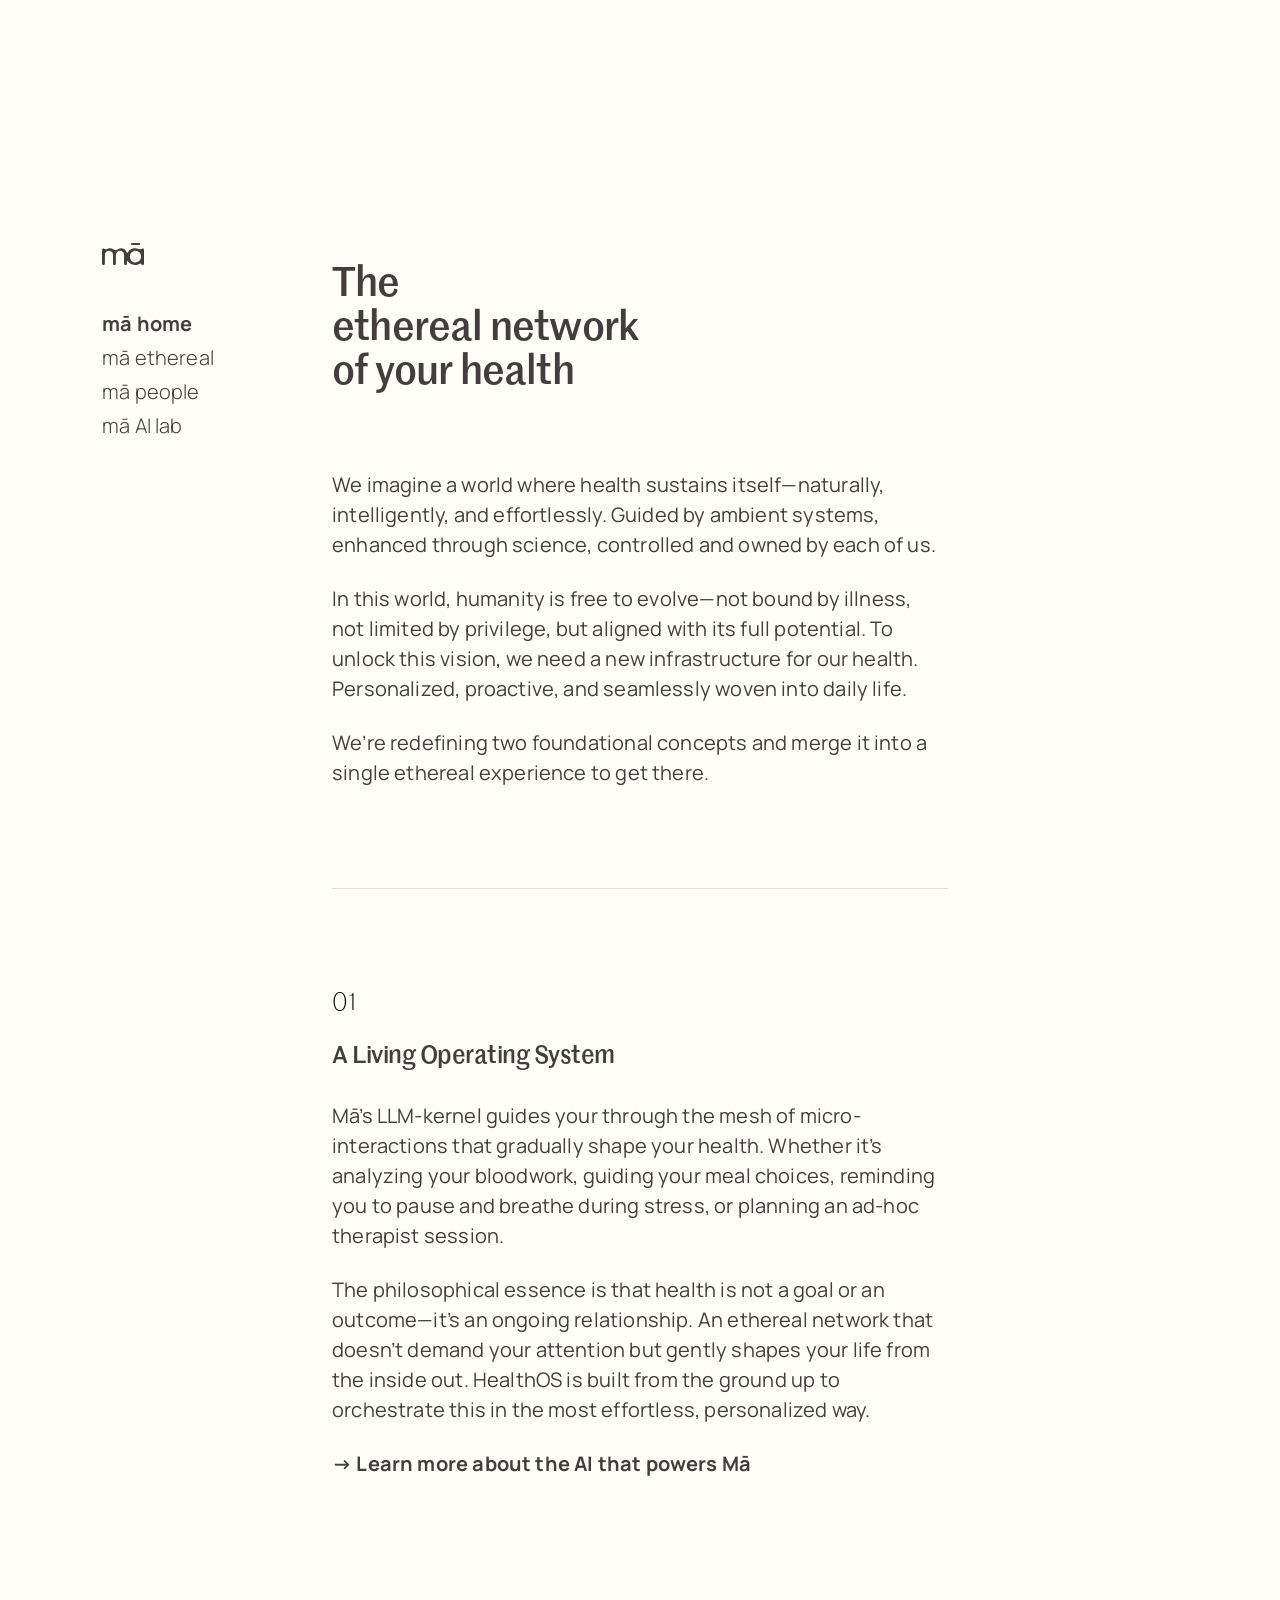
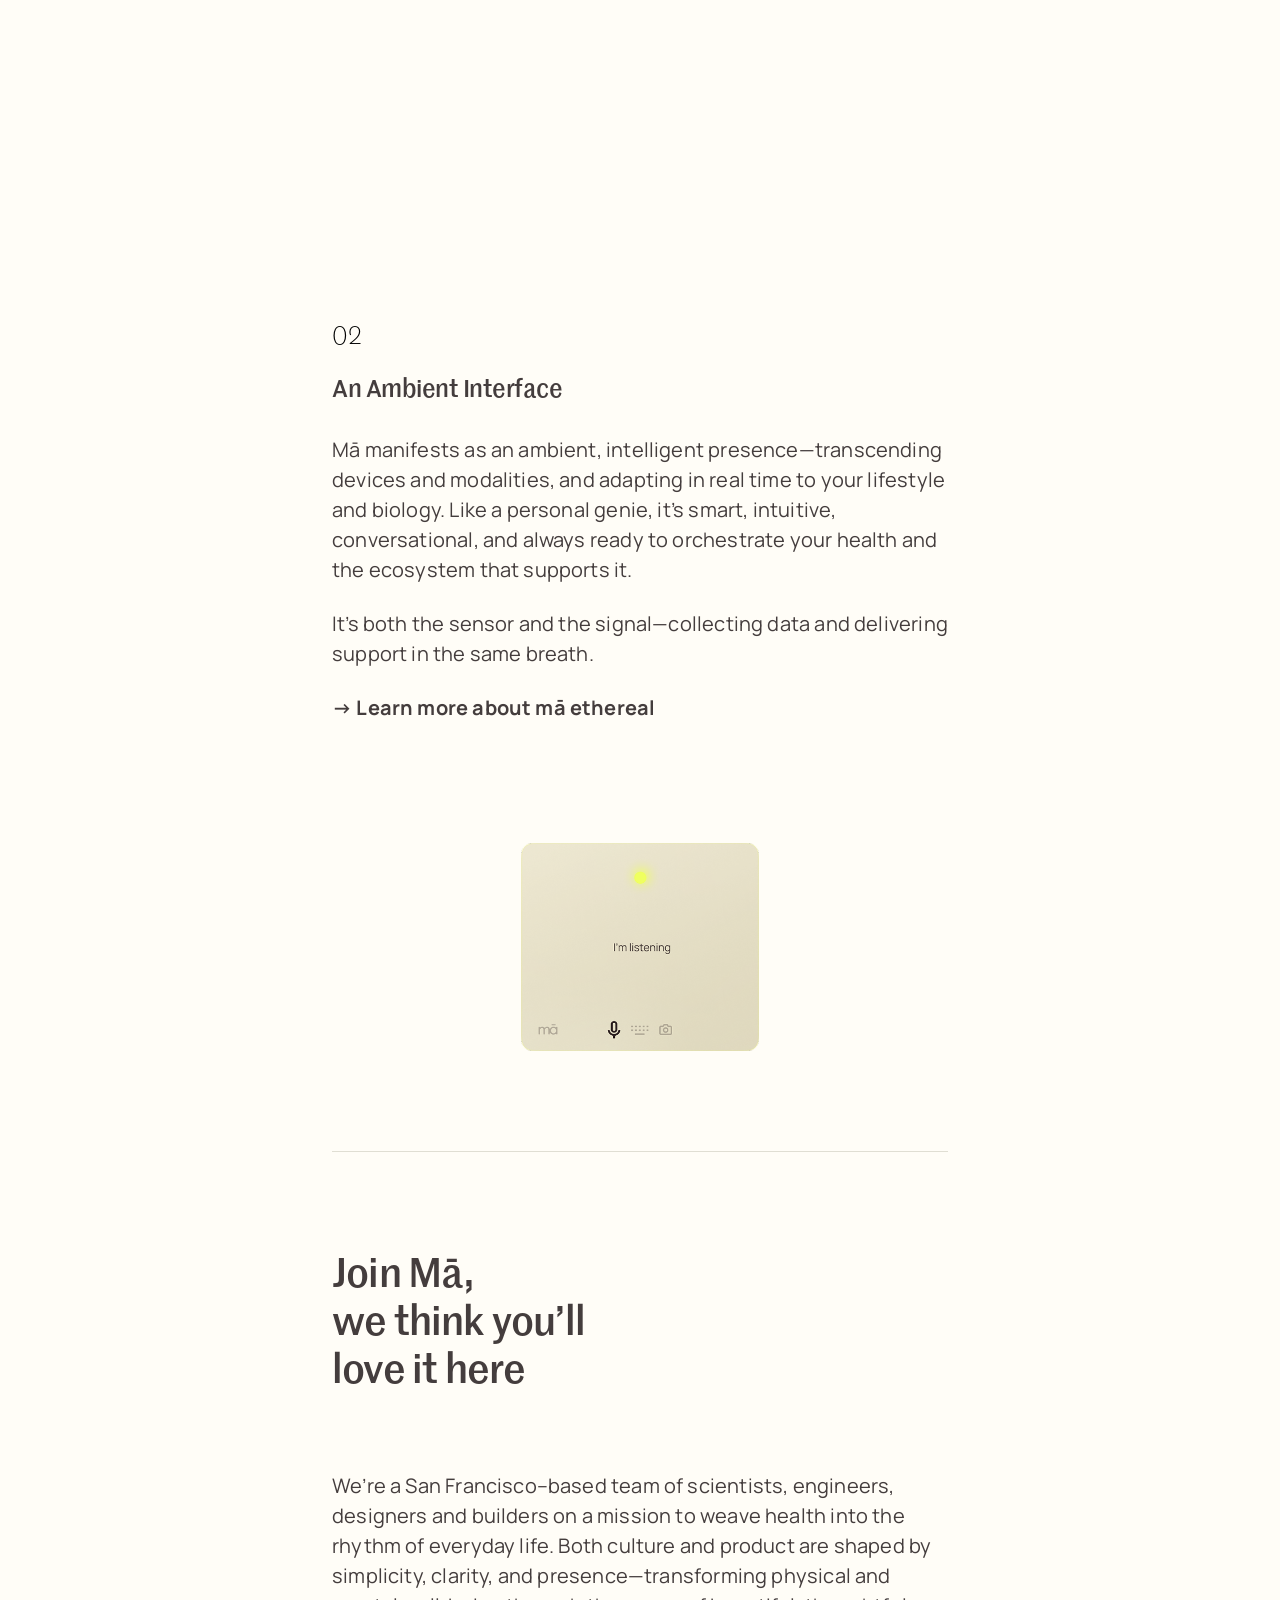
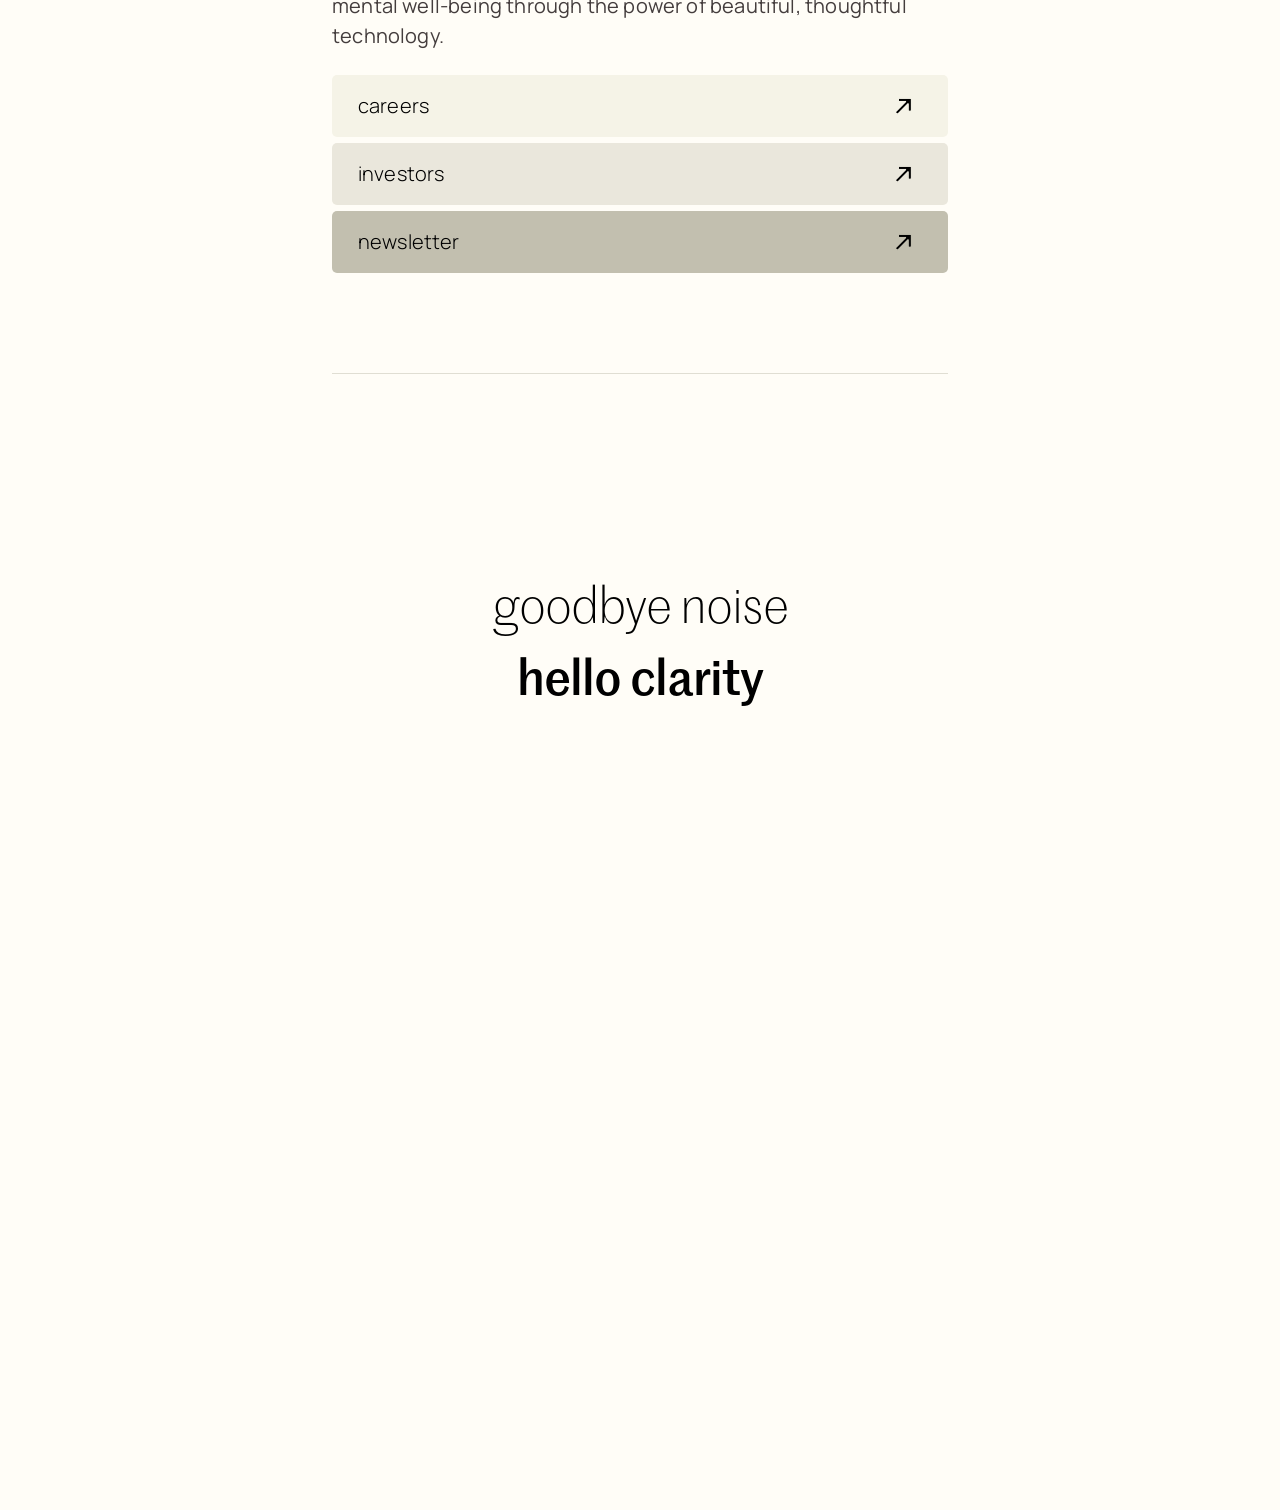
<file: index.html>
<!DOCTYPE html>
<html lang="en">

<head>
    <meta charset="UTF-8">
    <meta name="viewport" content="width=device-width, initial-scale=1.0">
    <meta http-equiv="X-UA-Compatible" content="ie=edge">
    <title>Mā | The ethereal network of your health</title>
    <!-- Favicon -->
    <link rel="icon" sizes="32x32" href="favicon-32x32.png" />
    <link rel="icon" sizes="192x192" href="android-chrome-192x192.png" />
    <link rel="apple-touch-icon" href="apple-touch-icon.png" />

    <!-- Meta Tags -->
    <meta name="description"
        content="Mā is your personal health system—proactive, personalized, and ambient. It manages your health and the ecosystem around it in real time, across devices and modalities. Built for the AI-native era, Mā redefines what healthcare feels like.">
    <meta name="keywords"
        content="proactive healthcare, ambient AI, preventive health, health OS, AI health system, personalized health, ambient healthcare, healthcare AI, longevity, future of healthcare">
    <meta property="og:type" content="website" />
    <meta property="og:title" content="Mā | The ethereal network of your health" />
    <meta property="og:description"
        content="Mā is your personal health system—proactive, personalized, and ambient. It manages your health and the ecosystem around it in real time, across devices and modalities. Built for the AI-native era, Mā redefines what healthcare feels like." />
    <meta property="og:url" content="https://usema.ai/" />
    <meta property="og:site_name" content="usemā" />

    <!-- Image for Social Media Preview -->
    <meta property="og:image" content="https://usema.ai/assets/images/ma-logo-prev.png" />
    <meta property="og:image:width" content="932" />
    <meta property="og:image:height" content="1024" />
    <meta property="og:image:type" content="image/png" />

    <!-- Twitter Card -->
    <meta name="twitter:card" content="summary_large_image" />

    <!-- Google fonts Manrope-->
    <link rel="preconnect" href="https://fonts.googleapis.com">
    <link rel="preconnect" href="https://fonts.gstatic.com" crossorigin>
    <link href="https://fonts.googleapis.com/css2?family=Manrope:wght@200..800&display=swap" rel="stylesheet">

    <link rel="preload" href="assets/fonts/MarrSans-Medium.otf" as="font" type="font/otf" crossorigin="anonymous">
    <link rel="preload" href="assets/fonts/MarrSans-Light.otf" as="font" type="font/otf" crossorigin="anonymous">

    <!-- Bootstrap 5 css -->
    <link rel="stylesheet" href="assets/css/bootstrap.min.css">

    <!-- Css -->
    <link rel="stylesheet" href="assets/css/style.css">
</head>

<body>

    <main>
        <div class="mainContent">

            <!-- Header Start -->
            <header class="header">
                <a href="index.html" class="navbar-brand" aria-label="logo"><img src="assets/images/Mā_Logo.svg" alt="logo"></a>

                <div class="header-content menu" id="menu">
                    <a href="index.html" class="active nav-btn" aria-label="Home">mā home</a>
                    <a href="ethereal.html" class="nav-btn" aria-label="Ethereal">mā ethereal</a>
                    <a href="people.html" class="nav-btn" aria-label="People">mā people</a>
                    <a href="ai-lab.html" class="nav-btn" aria-label="AI lab">mā AI lab</a>
                </div>

                <button class="menu-button" onclick="toggleMenu()">
                    <svg xmlns="http://www.w3.org/2000/svg" width="23" height="17" viewBox="0 0 23 17" fill="none">
                        <rect width="23" height="3" fill="#2E2222" />
                        <rect y="7" width="23" height="3" fill="#2E2222" />
                        <rect y="14" width="23" height="3" fill="#2E2222" />
                    </svg>
                </button>
            </header>
            <!-- Header End -->

            <!-- Main Content Start -->
            <div class="container">
                <section class="content content-top">
                    <h1>The<br>
                        ethereal network<br>
                        of your health</h1>
                    <p>We imagine a world where health sustains itself—naturally, intelligently, and effortlessly.
                        Guided by
                        ambient systems, enhanced through science, controlled and owned by each of us.</p>
                    <p>In this world, humanity is free to evolve—not bound by illness, not limited by privilege, but
                        aligned
                        with its full potential. To unlock this vision, we need a new infrastructure for our health.
                        Personalized, proactive, and seamlessly woven into daily life.</p>
                    <p>We’re redefining two foundational concepts and merge it into a single ethereal experience to get
                        there. </p>
                </section>

                <section class="content content-100">
                    <div>
                        <span class="content-subhead">01</span>
                        <h2>A Living Operating System</h2>
                        <p>Mā’s LLM-kernel guides your through the mesh of micro-interactions that gradually shape your
                            health. Whether it’s analyzing your bloodwork, guiding your meal choices, reminding you to
                            pause
                            and breathe during stress, or planning an ad-hoc therapist session.
                        </p>
                        <p>The philosophical essence is that health is not a goal or an outcome—it’s an ongoing
                            relationship. An ethereal network that doesn’t demand your attention but gently shapes your
                            life
                            from the inside out. HealthOS is built from the ground up to orchestrate this in the most
                            effortless, personalized way. </p>
                        <a href="ai-lab.html" aria-label="powers Mā">
                            → Learn more about the AI that powers Mā</a>
                    </div>

                    <!-- Video here -->
                    <div class="video-container">
                        <video src="assets/vid/vid.mp4" preload="auto" aria-label="Video" autoplay muted loop playsinline>Your browser does not
                            support the video
                            tag.</video>
                    </div>
                    <div>
                        <span class="content-subhead">02</span>
                        <h2>An Ambient Interface</h2>
                        <p>Mā manifests as an ambient, intelligent presence—transcending devices and modalities, and adapting in real time to your lifestyle and biology. Like a personal genie, it’s smart, intuitive, conversational, and always ready to orchestrate your health and the ecosystem that supports it.
                        </p>
                        <p>It’s both the sensor and the signal—collecting data and delivering support in the same breath.</p>
                        <a href="ethereal.html" aria-label="mā ethereal">
                            → Learn more about mā ethereal</a>
                    </div>
                    <div class="content-img text-center">
                        <img class="img-fluid img-1" src="assets/images/content-img.png"
                            alt="Learn more about the AI that powers Mā">
                    </div>
                </section>

                <section class="content content-100">
                    <h3>Join Mā,<br>
                        we think you’ll <br>
                        love it here</h3>
                    <p>We’re a San Francisco–based team of scientists, engineers, designers and builders on a mission to
                        weave health into the rhythm of everyday life. Both culture and product are shaped by
                        simplicity,
                        clarity, and presence—transforming physical and mental well-being through the power of
                        beautiful,
                        thoughtful technology.
                    </p>

                    <div class="btns-content">
                        <a href="https://formless.ai/c/YXpfDNFBT1cN" aria-label="careers">
                            <div class="linked-btn">
                                <span>careers</span>
                                <img src="assets/images/arrow.png" alt="careers">
                            </div>
                        </a>
                        <a href="mailto:ruben@usema.ai" aria-label="investors">
                            <div class="linked-btn">
                                <span>investors</span>
                                <img src="assets/images/arrow.png" alt="investors">
                            </div>
                        </a>
                        <a href="https://form.typeform.com/to/X5q6oCtU?typeform-source=j0wjl98nk61.typeform.com"
                            aria-label="newsletter">
                            <div class="linked-btn">
                                <span>newsletter</span>
                                <img src="assets/images/arrow.png" alt="newsletter">
                            </div>
                        </a>
                    </div>
                </section>

                <!-- Quote -->
                <section class="quote-content">
                    <h4>
                        goodbye noise<br><span>hello clarity</span>
                    </h4>
                </section>
            </div>
            <!-- Main Content End -->
        </div>

        <!-- Footer Start -->
        <footer>
            <div class="footer-relative">
                <div class="container-fluid">
                    <div class="footer-head">
                        <a href="index.html" aria-label="home"><img src="assets/images/logo-white.png"
                                alt="own your life"></a>
                        <h5>own your life</h5>
                    </div>
                    <div class="footer-content">
                        <div class="footer-link">
                            <a href="index.html" aria-label="home">mā home </a>
                            <a href="ethereal.html" aria-label="ethereal">mā ethereal </a>
                            <a href="people.html" aria-label="people">mā people </a>
                            <a href="ai-lab.html" aria-label="AI lab">mā AI lab </a>
                        </div>
                        <div class="footer-social">
                            <a href="https://x.com/usemaai"><img width="32" height="32" src="assets/images/twitter.png"
                                    alt="twitter"></a>
                            <a href="https://www.linkedin.com/company/ma-ai-inc"><img width="39" height="39"
                                    src="assets/images/linkedin.png" alt="linkedin"></a>
                            <a href="https://www.instagram.com/usema.ai"><img width="35" height="35"
                                    src="assets/images/instagram.png" alt="instagram"></a>
                        </div>
                    </div>
                    <div class="footer-bottom">
                        <div class="fcopy"><span> © 2025 Mā AI, Inc. </span></div>
                        <div class="footer-info-main">
                            <div class="footer-social-mobile">
                                <a href="https://x.com/usemaai" target="_blank"><img width="32" height="32"
                                        src="assets/images/twitter.png" alt="twitter"></a>
                                <a href="https://www.linkedin.com/company/ma-ai-inc" target="_blank"><img width="39" height="39"
                                        src="assets/images/linkedin.png" alt="linkedin"></a>
                                <a href="https://www.instagram.com/usema.ai" target="_blank"><img width="35" height="35"
                                        src="assets/images/instagram.png" alt="instagram"></a>
                            </div>
                            <div class="footer-info">
                                <span>Ma AI, Inc</span>
                                <span>548 Market Street</span>
                                <span>San Francisco</span>
                            </div>
                            <div class="footer-bottom_link">
                                <a href="#" aria-label="privacy policy">privacy policy</a>
                                <a href="#" aria-label="terms & conditions">terms & conditions</a>
                            </div>
                        </div>
                    </div>
                </div>
            </div>

            <!-- Footer video here -->
            <video class="footer-vid" src="assets/vid/footer-vid.mp4" type="video/mp4" autoplay muted loop playsinline>Your
                browser does not
                support the video tag.</video>
        </footer>
        <!-- Footer End -->
    </main>


    <!-- Bootstrap 5 script -->
    <script src="assets/js/bootstrap.bundle.min.js"></script>

    <!-- Script -->
    <script src="assets/js/script.js"></script>
</body>

</html>
</file>
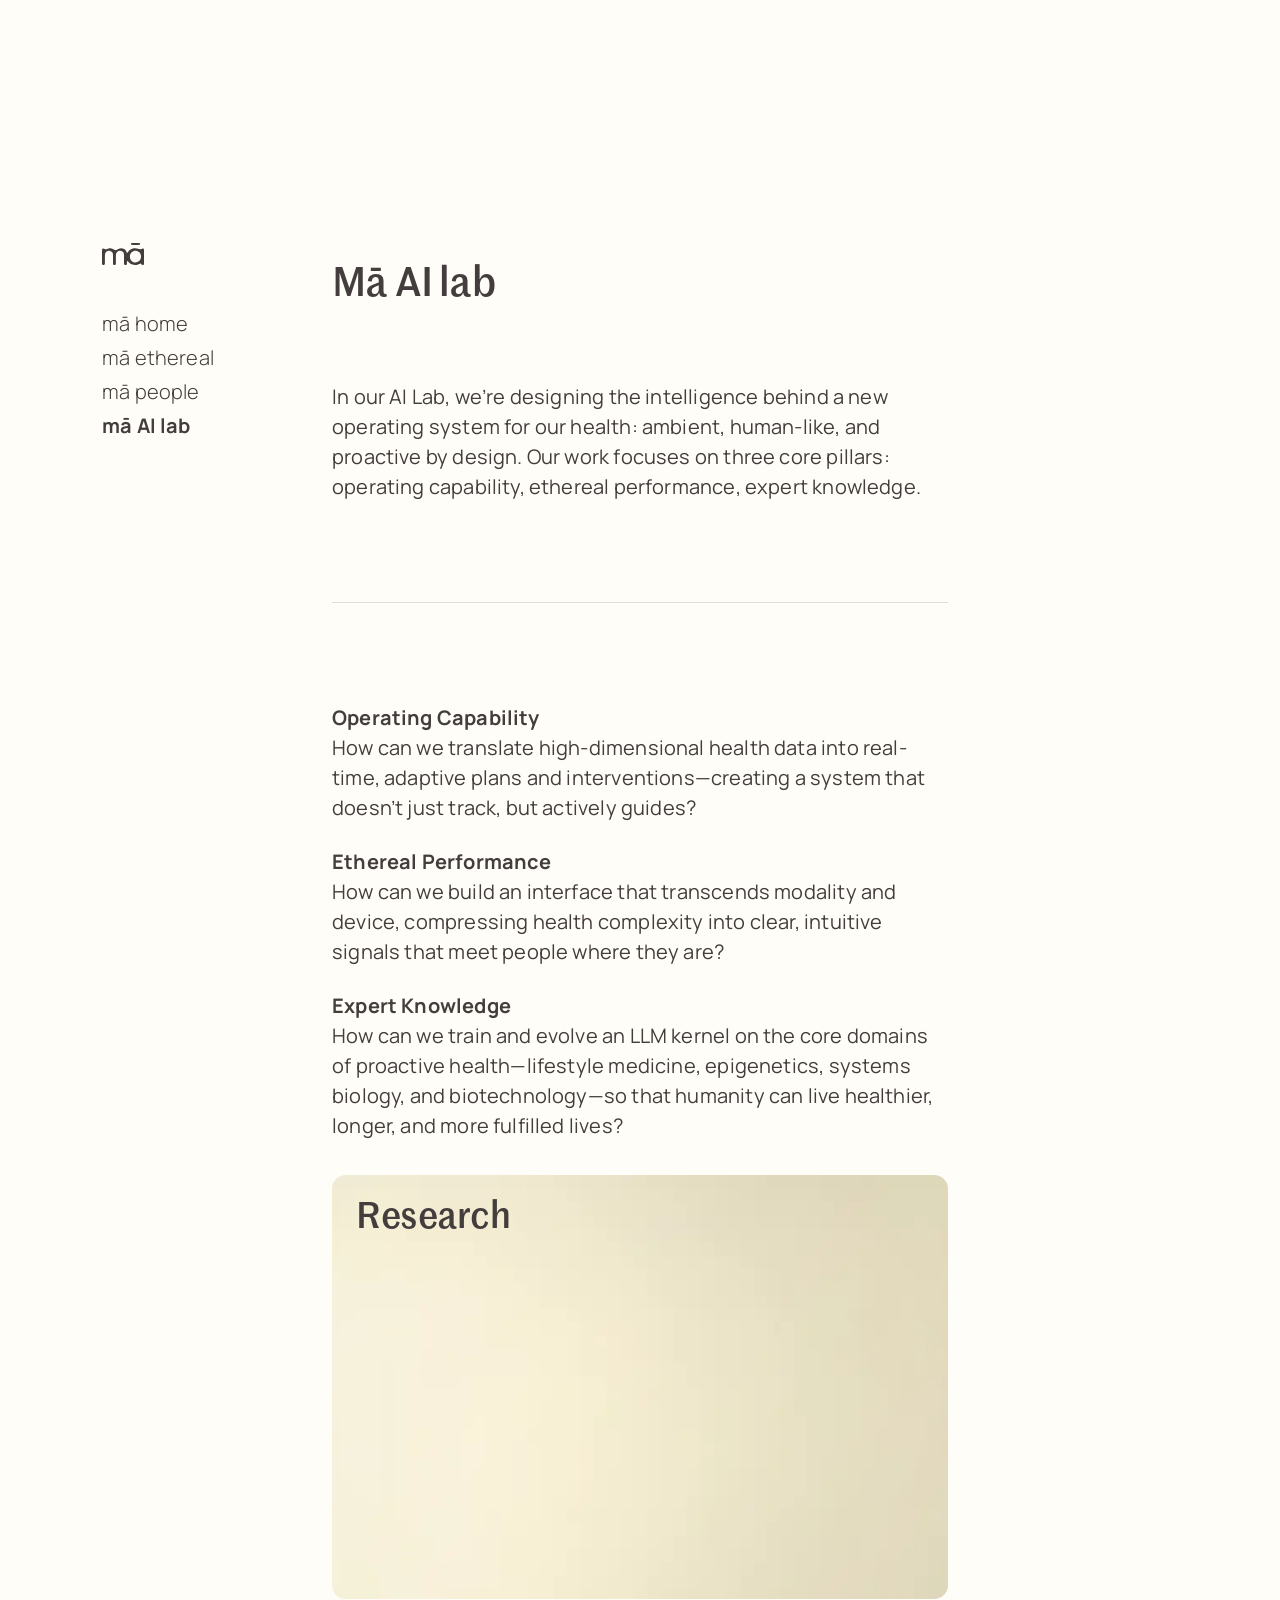
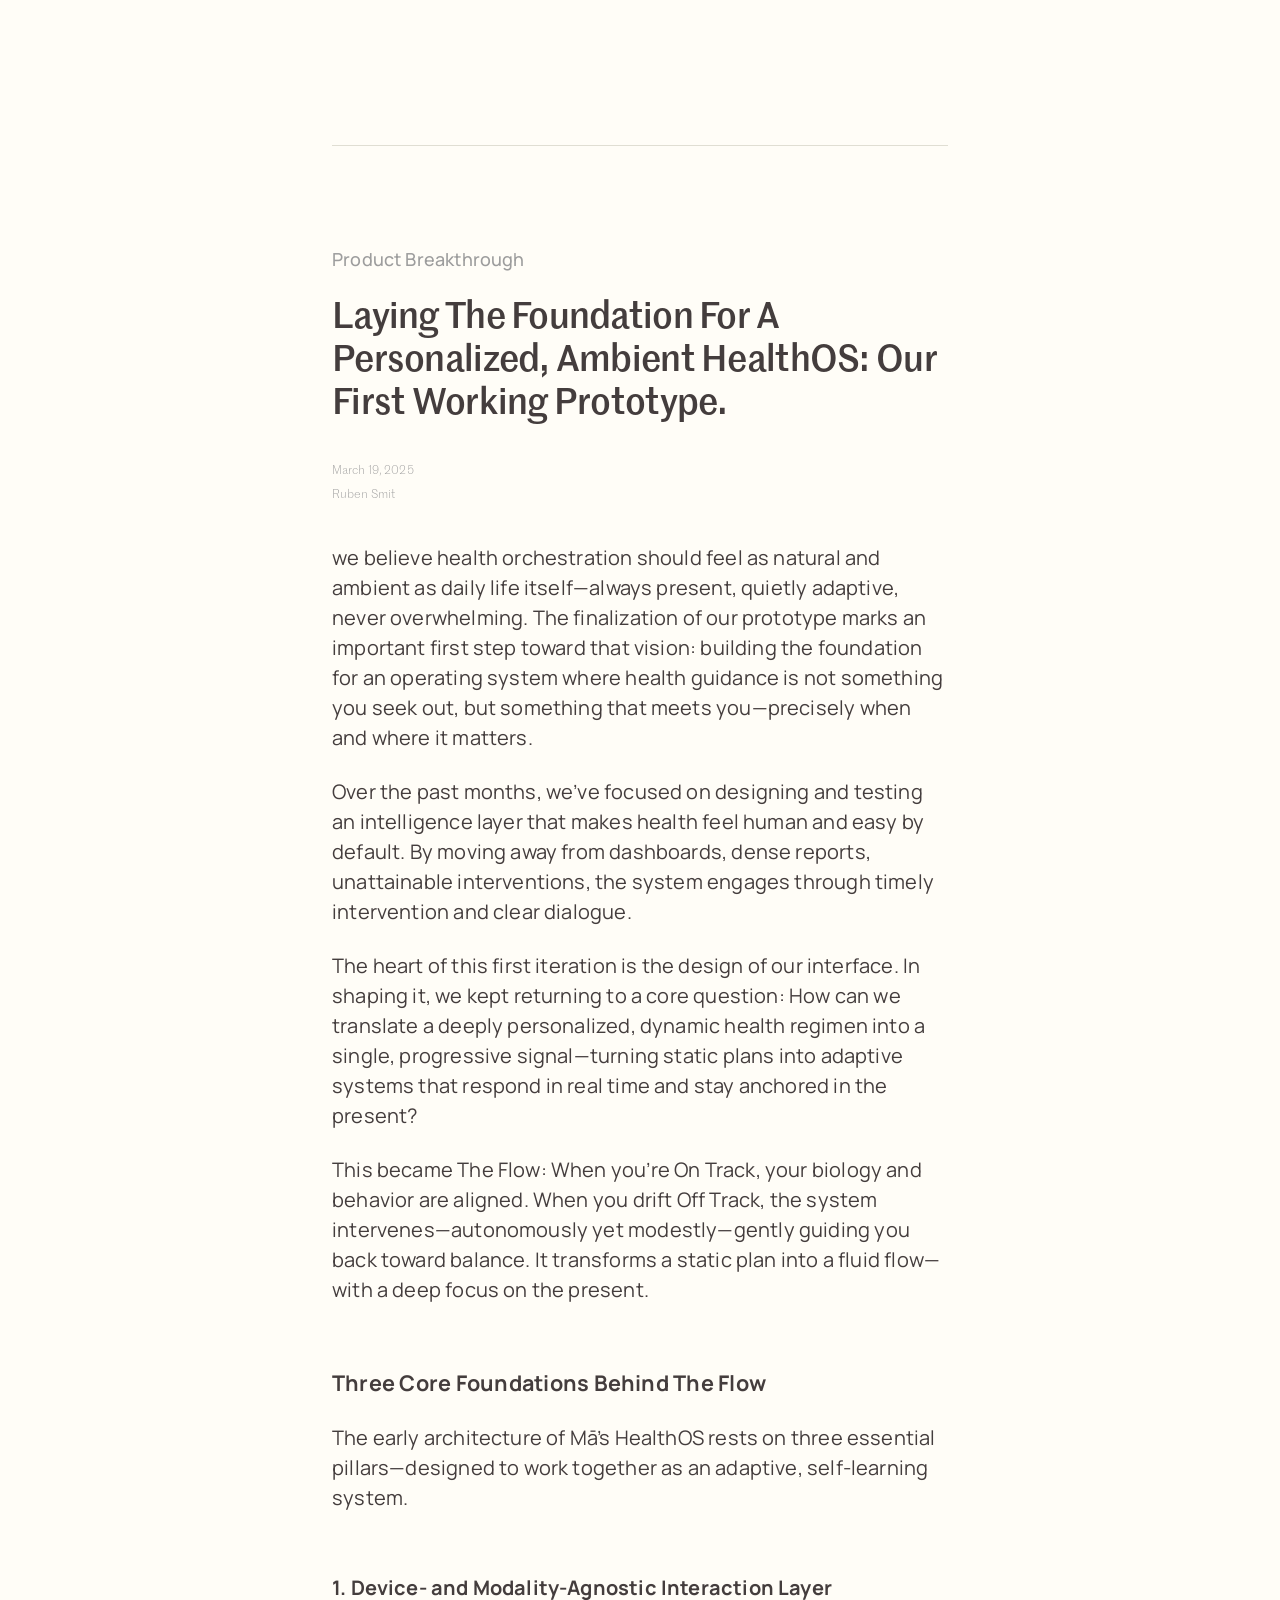
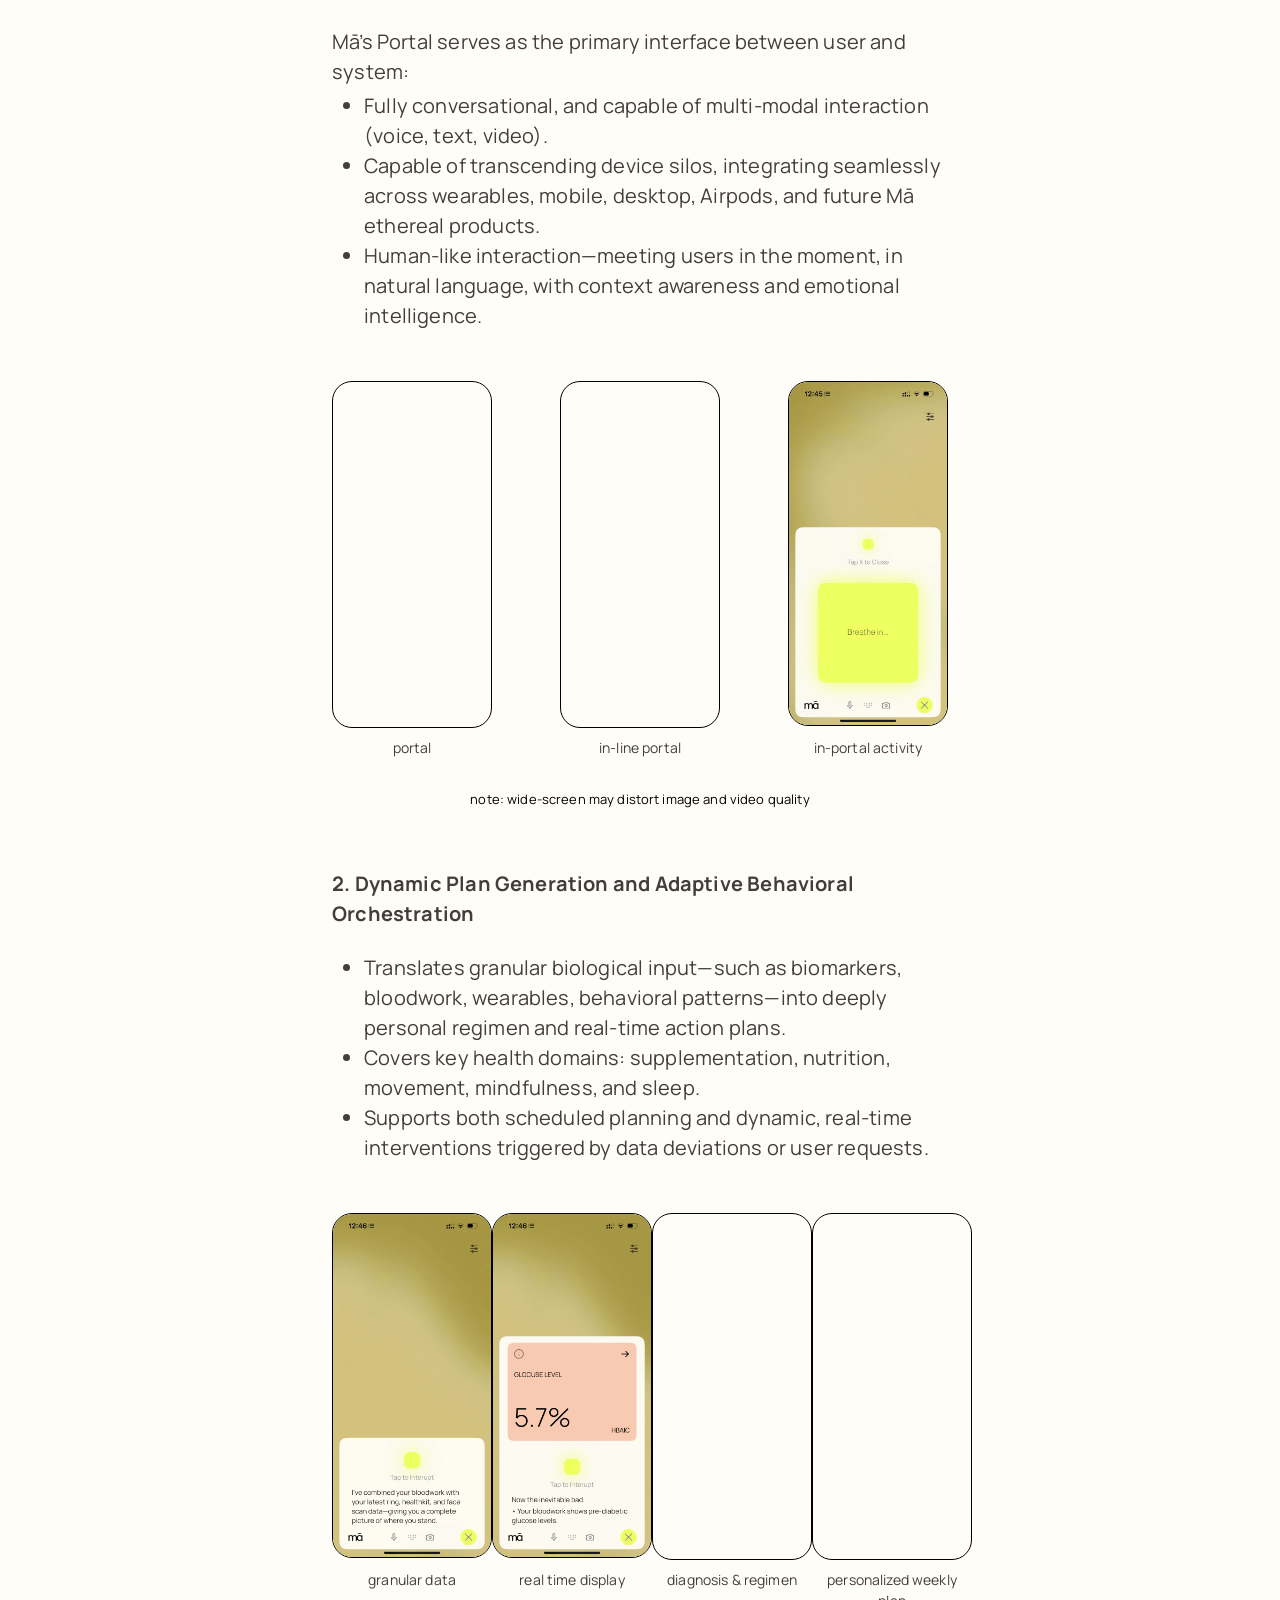
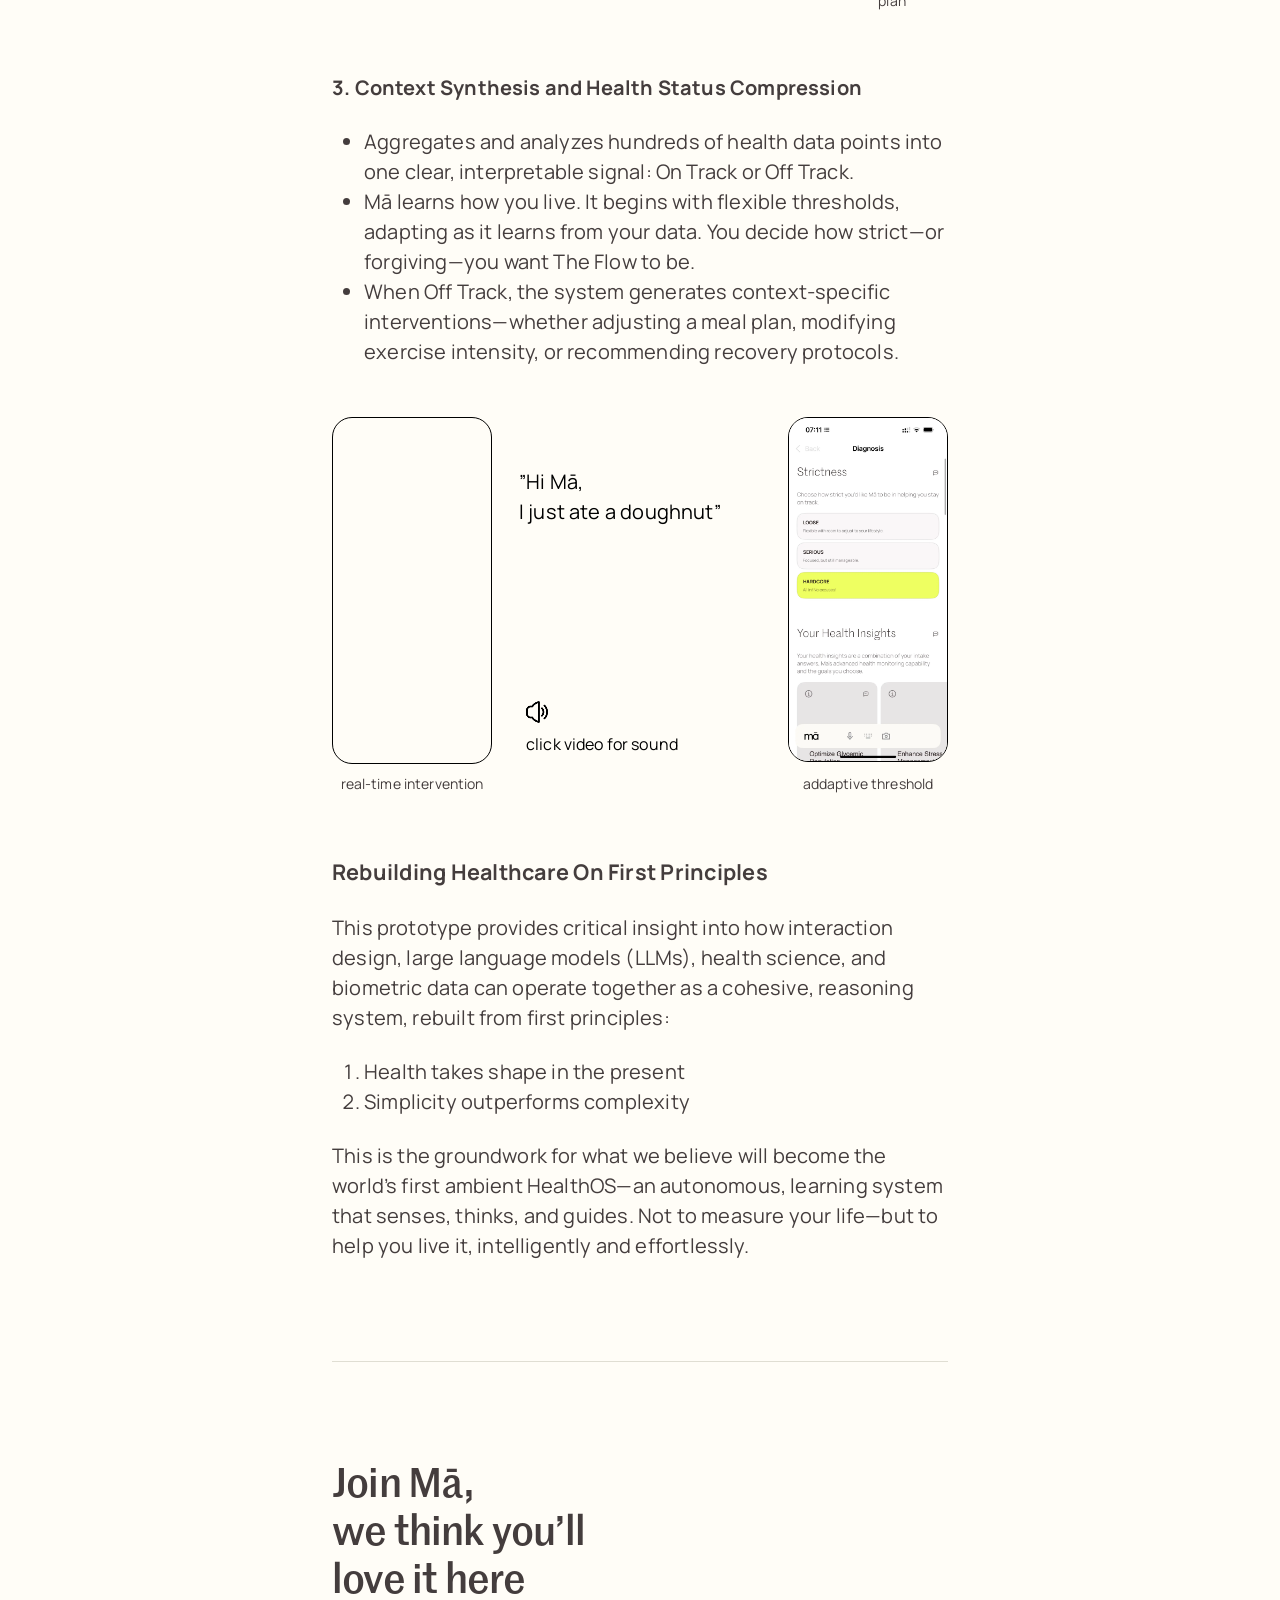
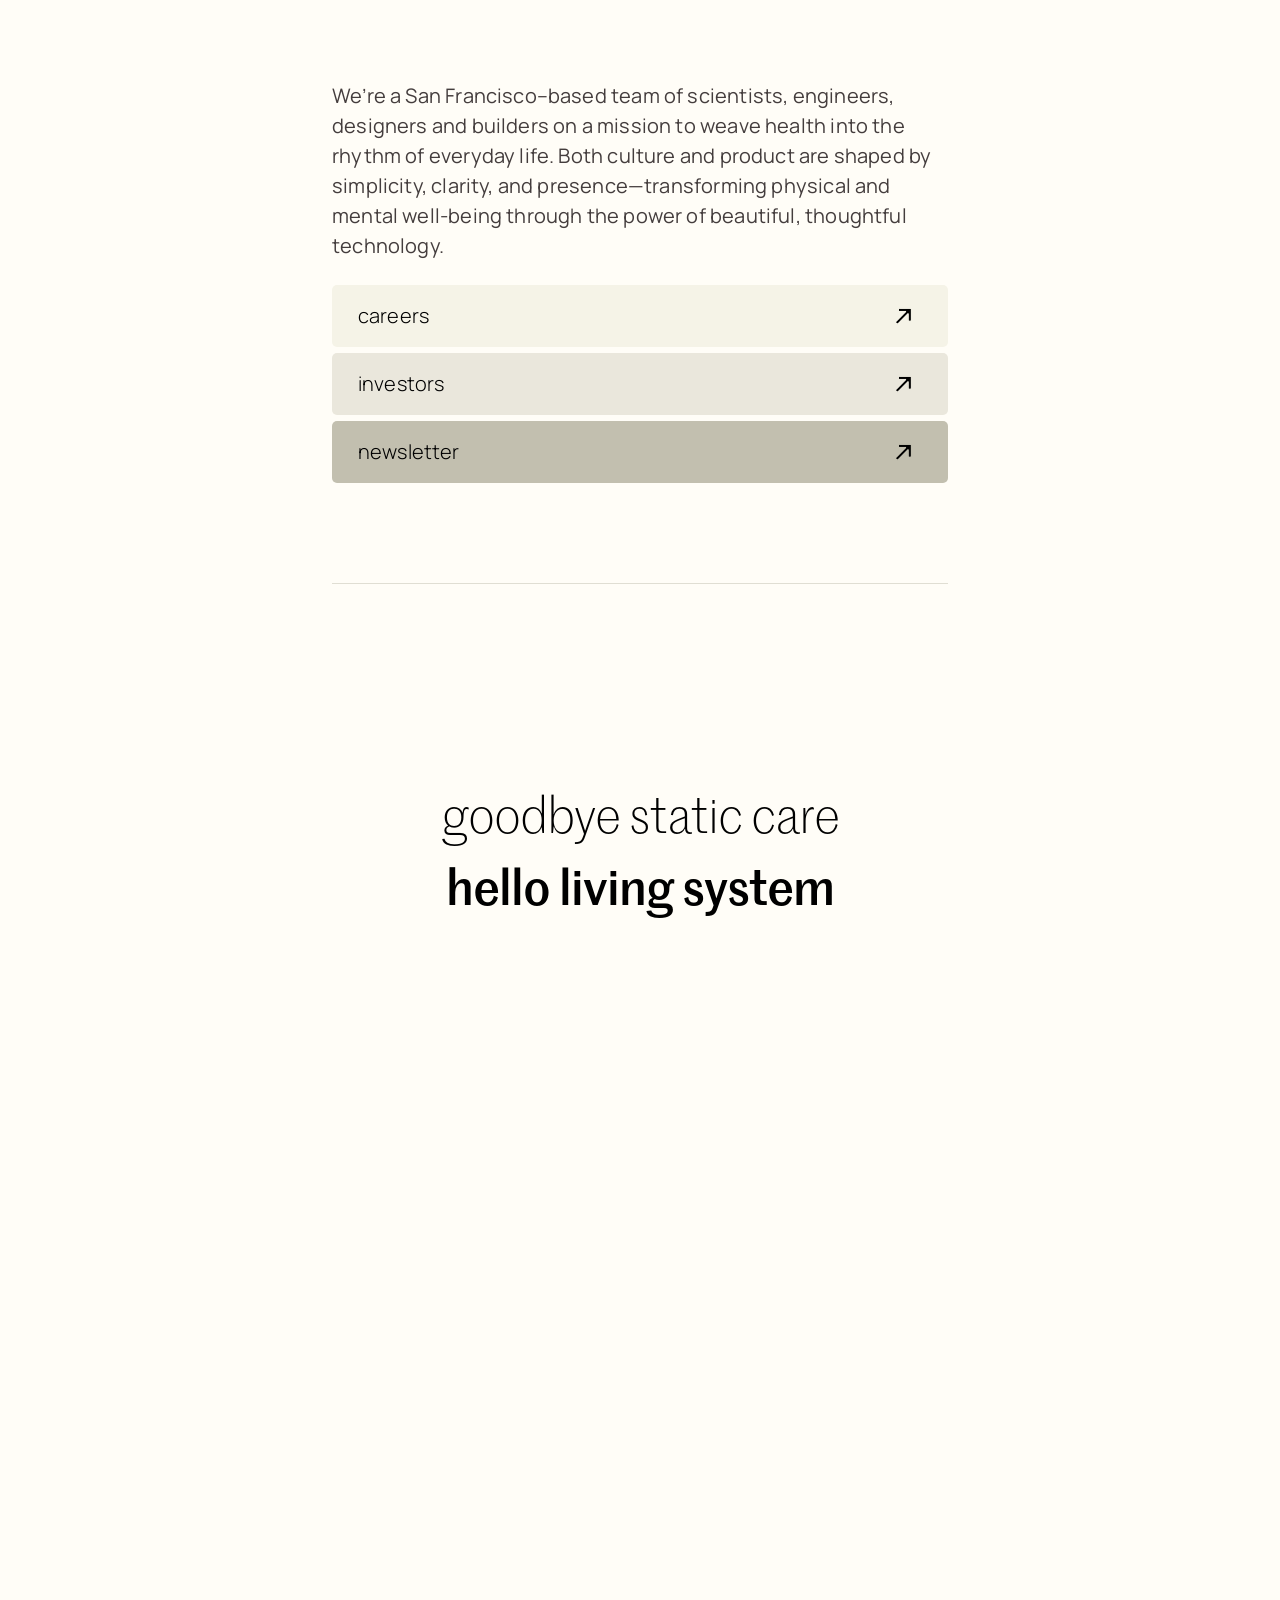
<file: ai-lab.html>
<!DOCTYPE html>
<html lang="en">

<head>
    <meta charset="UTF-8">
    <meta name="viewport" content="width=device-width, initial-scale=1.0">
    <meta http-equiv="X-UA-Compatible" content="ie=edge">
    <title>Mā AI lab | The ethereal network of your health</title>
    <!-- Favicon -->
    <link rel="icon" sizes="32x32" href="favicon-32x32.png" />
    <link rel="icon" sizes="192x192" href="android-chrome-192x192.png" />
    <link rel="apple-touch-icon" href="apple-touch-icon.png" />

    <!-- Meta Tags -->
    <meta name="description"
        content="Mā is your personal health system—proactive, personalized, and ambient. It manages your health and the ecosystem around it in real time, across devices and modalities. Built for the AI-native era, Mā redefines what healthcare feels like.">
    <meta name="keywords"
        content="proactive healthcare, ambient AI, preventive health, health OS, AI health system, personalized health, ambient healthcare, healthcare AI, longevity, future of healthcare">
    <meta property="og:type" content="website" />
    <meta property="og:title" content="Mā AI lab | The ethereal network of your health" />
    <meta property="og:description"
        content="Mā is your personal health system—proactive, personalized, and ambient. It manages your health and the ecosystem around it in real time, across devices and modalities. Built for the AI-native era, Mā redefines what healthcare feels like." />
    <meta property="og:url" content="https://usema.ai/" />
    <meta property="og:site_name" content="usemā" />

    <!-- Image for Social Media Preview -->
    <meta property="og:image" content="https://usema.ai/assets/images/ma-logo-prev.png" />
    <meta property="og:image:width" content="932" />
    <meta property="og:image:height" content="1024" />
    <meta property="og:image:type" content="image/png" />

    <!-- Twitter Card -->
    <meta name="twitter:card" content="summary_large_image" />

    <!-- Google fonts Manrope-->
    <link rel="preconnect" href="https://fonts.googleapis.com">
    <link rel="preconnect" href="https://fonts.gstatic.com" crossorigin>
    <link href="https://fonts.googleapis.com/css2?family=Manrope:wght@200..800&display=swap" rel="stylesheet">

    <link rel="preload" href="assets/fonts/MarrSans-Medium.otf" as="font" type="font/otf" crossorigin="anonymous">
    <link rel="preload" href="assets/fonts/MarrSans-Light.otf" as="font" type="font/otf" crossorigin="anonymous">

    <!-- Bootstrap 5 css -->
    <link rel="stylesheet" href="assets/css/bootstrap.min.css">
    <link rel="stylesheet" href="assets/css/style.css">
</head>

<body>

    <main>
        <div class="mainContent">
            <!-- Header Start -->
            <header class="header">
                <a href="index.html" class="navbar-brand" aria-label="logo"><img src="assets/images/Mā_Logo.svg" alt="logo"></a>

                <div class="header-content menu" id="menu">
                    <a href="index.html" class="nav-btn" aria-label="Home">mā home</a>
                    <a href="ethereal.html" class="nav-btn" aria-label="Ethereal">mā ethereal</a>
                    <a href="people.html" class="nav-btn" aria-label="People">mā people</a>
                    <a href="ai-lab.html" class="active nav-btn" aria-label="AI lab">mā AI lab</a>
                </div>

                <button class="menu-button" onclick="toggleMenu()">
                    <svg xmlns="http://www.w3.org/2000/svg" width="23" height="17" viewBox="0 0 23 17" fill="none">
                        <rect width="23" height="3" fill="#2E2222" />
                        <rect y="7" width="23" height="3" fill="#2E2222" />
                        <rect y="14" width="23" height="3" fill="#2E2222" />
                    </svg>
                </button>
            </header>
            <!-- Header End -->


            <!-- Main Content Start -->
            <div class="container">
                <section class="content content-top">
                    <h1>Mā AI lab</h1>
                    <p>In our AI Lab, we’re designing the intelligence behind a new operating system for our health:
                        ambient, human-like, and proactive by design. Our work focuses on three core pillars: operating
                        capability, ethereal performance, expert knowledge.</p>
                </section>

                <section class="content content-100">
                    <p class="mb-0"><b>Operating Capability</b></p>
                    <p>How can we translate high-dimensional health data into real-time, adaptive plans and
                        interventions—creating a system that doesn’t just track, but actively guides?</p>

                    <p class="mb-0"><b>Ethereal Performance</b></p>
                    <p>How can we build an interface that transcends modality and device, compressing health complexity
                        into clear, intuitive signals that meet people where they are?</p>

                    <p class="mb-0"><b>Expert Knowledge </b></p>
                    <p>How can we train and evolve an LLM kernel on the core domains of proactive health—lifestyle
                        medicine, epigenetics, systems biology, and biotechnology—so that humanity can live healthier,
                        longer, and more fulfilled lives?</p>

                    <div class="gallery-img research-img"
                        style="background-image: url('./assets/images/gradient.webp');">
                        <p class="galleryHead">Research</p>
                    </div>
                </section>

                <section class="content content-100">
                    <span class="contentSub-head">Product Breakthrough</span>
                    <h2 class="labHead">Laying The Foundation For A Personalized, Ambient HealthOS: Our First Working
                        Prototype.</h2>
                    <span class="contentArthur">March 19, 2025<br>
                        Ruben Smit</span>
                    <div class="labContent">
                        <p>we believe health orchestration should feel as natural and ambient as daily life
                            itself—always present, quietly adaptive, never overwhelming. The finalization of our
                            prototype marks an important first step toward that vision: building the foundation for an
                            operating system where health guidance is not something you seek out, but something that
                            meets you—precisely when and where it matters.</p>
                        <p>Over the past months, we’ve focused on designing and testing an intelligence layer that makes
                            health feel human and easy by default. By moving away from dashboards, dense reports,
                            unattainable interventions, the system engages through timely intervention and clear
                            dialogue.</p>
                        <p>The heart of this first iteration is the design of our interface. In shaping it, we kept
                            returning to a core question: How can we translate a deeply personalized, dynamic health
                            regimen into a single, progressive signal—turning static plans into adaptive systems that
                            respond in real time and stay anchored in the present?</p>
                        <p>This became The Flow: When you’re On Track, your biology and behavior are aligned. When you
                            drift Off Track, the system intervenes—autonomously yet modestly—gently guiding you back
                            toward balance. It transforms a static plan into a fluid flow—with a deep focus on the
                            present.</p>
                    </div>
                    <div class="labContent">
                        <h3 class="lab-list-head">Three Core Foundations Behind The Flow</h3>
                        <p>The early architecture of Mā’s HealthOS rests on three essential pillars—designed to work
                            together as an adaptive, self-learning system.</p>
                        <div class="lab-list">
                            <p class="lab-listSubhead"><b>1. Device- and Modality-Agnostic Interaction Layer</b></p>
                            <p class="mb-1">Mā’s Portal serves as the primary interface between user and system:</p>
                            <ul>
                                <li>Fully conversational, and capable of multi-modal interaction (voice, text, video).
                                </li>
                                <li>Capable of transcending device silos, integrating seamlessly across wearables,
                                    mobile, desktop, Airpods, and future Mā ethereal products.</li>
                                <li>Human-like interaction—meeting users in the moment, in natural language, with
                                    context awareness and emotional intelligence. </li>
                            </ul>
                        </div>
                        <div class="device-img-part">
                            <div class="row gy-4 justify-content-enter">
                                <div class="col-sm-6 col-md-4 text-center text-md-start">
                                    <div class="device-img">
                                        <div class="device-vid">
                                            <video src="assets/vid/portal.mp4" width="100%" 
                                            height="auto" preload="auto" autoplay muted loop
                                                playsinline type="video/mp4" aria-label="Video" loading="lazy">Your browser does not
                                                support the video
                                                tag.</video>
                                        </div>
                                        <span>portal</span>
                                    </div>
                                </div>
                                <div class="col-sm-6 col-md-4 text-center">
                                    <div class="device-img">
                                        <div class="device-vid">
                                            <video src="assets/vid/in-line-portal.mp4" width="100%" 
                                            height="auto" type="video/mp4" preload="auto" autoplay
                                                muted loop playsinline aria-label="Video" loading="lazy">Your browser does not
                                                support the video
                                                tag.</video>
                                        </div>
                                        <span>in-line portal</span>
                                    </div>
                                </div>
                                <div class="col-md-4 text-center text-md-end">
                                    <div class="device-img">
                                        <div class="device-vid">
                                            <img class="img-fluid" src="assets/images/portal-3.webp" alt="">
                                        </div>
                                        <span>in-portal activity</span>
                                    </div>
                                </div>
                            </div>
                            <p class="noteText">note: wide-screen may distort image and video quality</p>
                        </div>
                        <div class="lab-list">
                            <p class="lab-listSubhead"><b>2. Dynamic Plan Generation and Adaptive Behavioral
                                    Orchestration</b></p>
                            <ul>
                                <li>Translates granular biological input—such as biomarkers, bloodwork, wearables,
                                    behavioral patterns—into deeply personal regimen and real-time action plans. </li>
                                <li>Covers key health domains: supplementation, nutrition, movement, mindfulness, and
                                    sleep.</li>
                                <li>Supports both scheduled planning and dynamic, real-time interventions triggered by
                                    data deviations or user requests. </li>
                            </ul>
                        </div>
                        <div class="device-img-part">
                            <div class="row gy-4">
                                <div class="col-sm-6 col-lg-3 text-center text-lg-start">
                                    <div class="device-img">
                                        <div class="device-vid">
                                            <img class="img-fluid" loading="lazy" src="assets/images/display-1.webp"
                                            alt="granular data">
                                        </div>
                                        <span>granular data </span>
                                    </div>
                                </div>
                                <div class="col-sm-6 col-lg-3 text-center">
                                    <div class="device-img">
                                        <div class="device-vid">
                                            <img class="img-fluid" src="assets/images/display-2.PNG"
                                            alt="real time display">
                                        </div>
                                        <span>real time display</span>
                                    </div>
                                </div>
                                <div class="col-sm-6 col-lg-3 text-center">
                                    <div class="device-img">
                                        <div class="device-vid">
                                            <video src="assets/vid/diagnosis-regimen.mp4" width="100%" 
                                            height="auto" type="video/mp4" preload="auto"
                                                autoplay muted loop playsinline aria-label="Video" loading="lazy">Your browser does not
                                                support the video
                                                tag.</video>
                                        </div>
                                        <span>diagnosis & regimen</span>
                                    </div>
                                </div>
                                <div class="col-sm-6 col-lg-3 text-center text-lg-end">
                                    <div class="device-img">
                                        <div class="device-vid">
                                            <video src="assets/vid/personalized-weekly-plan.mp4" width="100%" 
                                            height="auto" type="video/mp4" preload="auto"
                                                autoplay muted loop playsinline aria-label="Video" loading="lazy">Your browser does not
                                                support the video
                                                tag.</video>
                                        </div>
                                        <span>personalized weekly plan</span>
                                    </div>
                                </div>

                            </div>
                        </div>
                        <div class="lab-list">
                            <p class="lab-listSubhead"><b>3. Context Synthesis and Health Status Compression</b></p>
                            <ul>
                                <li>Aggregates and analyzes hundreds of health data points into one clear, interpretable
                                    signal: On Track or Off Track. </li>
                                <li>Mā learns how you live. It begins with flexible thresholds, adapting as it learns
                                    from your data. You decide how strict—or forgiving—you want The Flow to be.</li>
                                <li>When Off Track, the system generates context-specific interventions—whether
                                    adjusting a meal plan, modifying exercise intensity, or recommending recovery
                                    protocols. </li>
                            </ul>
                        </div>
                        <div class="device-img-part pt-4 pt-lg-0">
                            <div class="row gy-5">
                                <div class="col-lg-6 position-relative text-center text-lg-start">
                                    <div class="device-img">
                                        <div class="device-vid">
                                            <video class="deviceVid" src="assets/vid/real-time-intervention.mp4" width="100%" 
                                            height="auto" type="video/mp4"
                                                preload="auto" autoplay muted loop playsinline aria-label="Video" loading="lazy">Your
                                                browser does not
                                                support the video tag.</video>
                                        </div>
                                        <span>real-time intervention</span>
                                    </div>
                                    <p class="deviceCaption">”Hi Mā,<br> I just ate a doughnut”</p>
                                    <div class="deviceSound">
                                        <img src="assets/images/sound-icon.png" alt="">
                                        <p>click video for sound</p>
                                    </div>
                                </div>

                                <div class="col-lg-6 text-center text-lg-end">
                                    <div class="device-img">
                                        <div class="device-vid">
                                            <img class="img-fluid" src="assets/images/intervention-2.webp"
                                            alt="addaptive threshold">
                                        </div>
                                        <span>addaptive threshold</span>
                                    </div>
                                </div>
                            </div>
                        </div>
                        <div class="lab-list">
                            <h3 class="lab-list-head">Rebuilding Healthcare On First Principles</h3>
                            <p>This prototype provides critical insight into how interaction design, large language
                                models (LLMs), health science, and biometric data can operate together as a cohesive,
                                reasoning system, rebuilt from first principles:</p>
                            <ol>
                                <li>Health takes shape in the present </li>
                                <li>Simplicity outperforms complexity</li>
                            </ol>
                            <p class="mt-4">This is the groundwork for what we believe will become the world’s first
                                ambient HealthOS—an autonomous, learning system that senses, thinks, and guides. Not to
                                measure your life—but to help you live it, intelligently and effortlessly.</p>
                        </div>
                    </div>
                </section>

                <section class="content content-100">
                    <h3>Join Mā,<br>
                        we think you’ll <br>
                        love it here</h3>
                    <p>We’re a San Francisco–based team of scientists, engineers, designers and builders on a mission to
                        weave health into the rhythm of everyday life. Both culture and product are shaped by
                        simplicity,
                        clarity, and presence—transforming physical and mental well-being through the power of
                        beautiful,
                        thoughtful technology.
                    </p>

                    <div class="btns-content">
                        <a href="https://formless.ai/c/YXpfDNFBT1cN" aria-label="careers">
                            <div class="linked-btn">
                                <span>careers</span>
                                <img src="assets/images/arrow.png" alt="careers">
                            </div>
                        </a>
                        <a href="mailto:ruben@usema.ai" aria-label="investors">
                            <div class="linked-btn">
                                <span>investors</span>
                                <img src="assets/images/arrow.png" alt="investors">
                            </div>
                        </a>
                        <a href="https://form.typeform.com/to/X5q6oCtU?typeform-source=j0wjl98nk61.typeform.com"
                            aria-label="newsletter">
                            <div class="linked-btn">
                                <span>newsletter</span>
                                <img src="assets/images/arrow.png" alt="newsletter">
                            </div>
                        </a>
                    </div>
                </section>

                <!-- Quote -->
                <section class="quote-content">
                    <h4>
                        goodbye static care
                        <br><span>hello living system</span>
                    </h4>
                </section>
            </div>
            <!-- Main Content End -->
        </div>

        <!-- Footer Start -->
        <footer>
            <div class="footer-relative">
                <div class="container-fluid">
                    <div class="footer-head">
                        <a href="index.html" aria-label="AI lab"><img src="assets/images/logo-white.png"
                                alt="own your life"></a>
                        <h5>own your life</h5>
                    </div>
                    <div class="footer-content">
                        <div class="footer-link">
                            <a href="index.html" aria-label="home">mā home </a>
                            <a href="ethereal.html" aria-label="ethereal">mā ethereal </a>
                            <a href="people.html" aria-label="people">mā people </a>
                            <a href="ai-lab.html" aria-label="AI lab">mā AI lab </a>
                        </div>
                        <div class="footer-social">
                            <a href="https://x.com/usemaai"><img width="32" height="32" src="assets/images/twitter.png"
                                    alt="twitter"></a>
                            <a href="https://www.linkedin.com/company/ma-ai-inc"><img width="39" height="39"
                                    src="assets/images/linkedin.png" alt="linkedin"></a>
                            <a href="https://www.instagram.com/usema.ai"><img width="35" height="35"
                                    src="assets/images/instagram.png" alt="instagram"></a>
                        </div>
                    </div>
                    <div class="footer-bottom">
                        <div class="fcopy"><span> © 2025 Mā AI, Inc. </span></div>
                        <div class="footer-info-main">
                            <div class="footer-social-mobile">
                                <a href="https://x.com/usemaai" target="_blank"><img width="32" height="32"
                                        src="assets/images/twitter.png" alt="twitter"></a>
                                <a href="https://www.linkedin.com/company/ma-ai-inc" target="_blank"><img width="39" height="39"
                                        src="assets/images/linkedin.png" alt="linkedin"></a>
                                <a href="https://www.instagram.com/usema.ai" target="_blank"><img width="35" height="35"
                                        src="assets/images/instagram.png" alt="instagram"></a>
                            </div>
                            <div class="footer-info">
                                <span>Ma AI, Inc</span>
                                <span>548 Market Street</span>
                                <span>San Francisco</span>
                            </div>
                            <div class="footer-bottom_link">
                                <a href="#" aria-label="privacy policy">privacy policy</a>
                                <a href="#" aria-label="terms & conditions">terms & conditions</a>
                            </div>
                        </div>
                    </div>
                </div>
            </div>

            <!-- Footer video here -->
            <video class="footer-vid" src="assets/vid/footer-vid.mp4" type="video/mp4" autoplay muted loop playsinline>Your
                browser does not
                support the video tag.</video>
        </footer>
        <!-- Footer End -->
    </main>


    <!-- Bootstrap 5 script -->
    <script src="assets/js/bootstrap.bundle.min.js"></script>

    <script src="assets/js/script.js"></script>
    <script>
        document.addEventListener("DOMContentLoaded", function () {
            const video = document.querySelector(".deviceVid");

            video.addEventListener("click", function () {
                if (video.muted) {
                    video.muted = false; // Unmute
                } else {
                    video.muted = true; // Mute
                }
            });
        });
    </script>
</body>

</html>
</file>
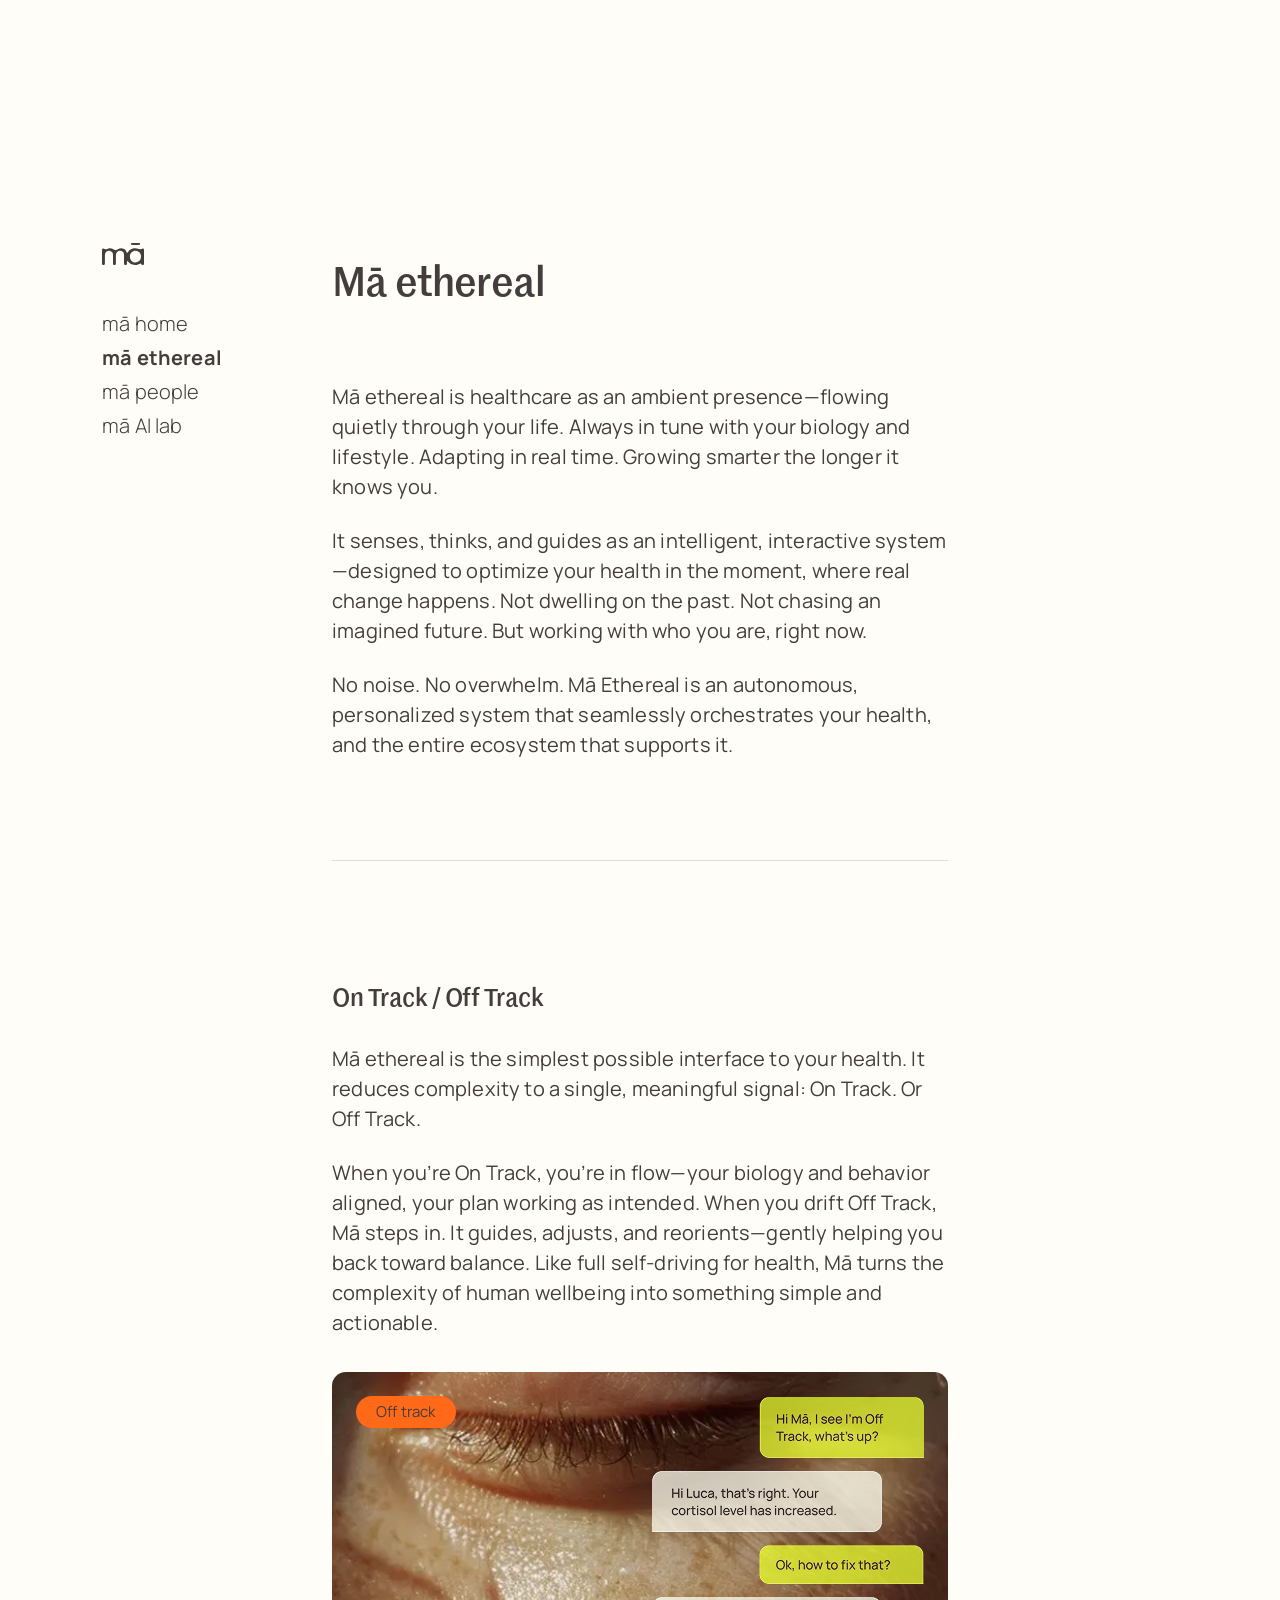
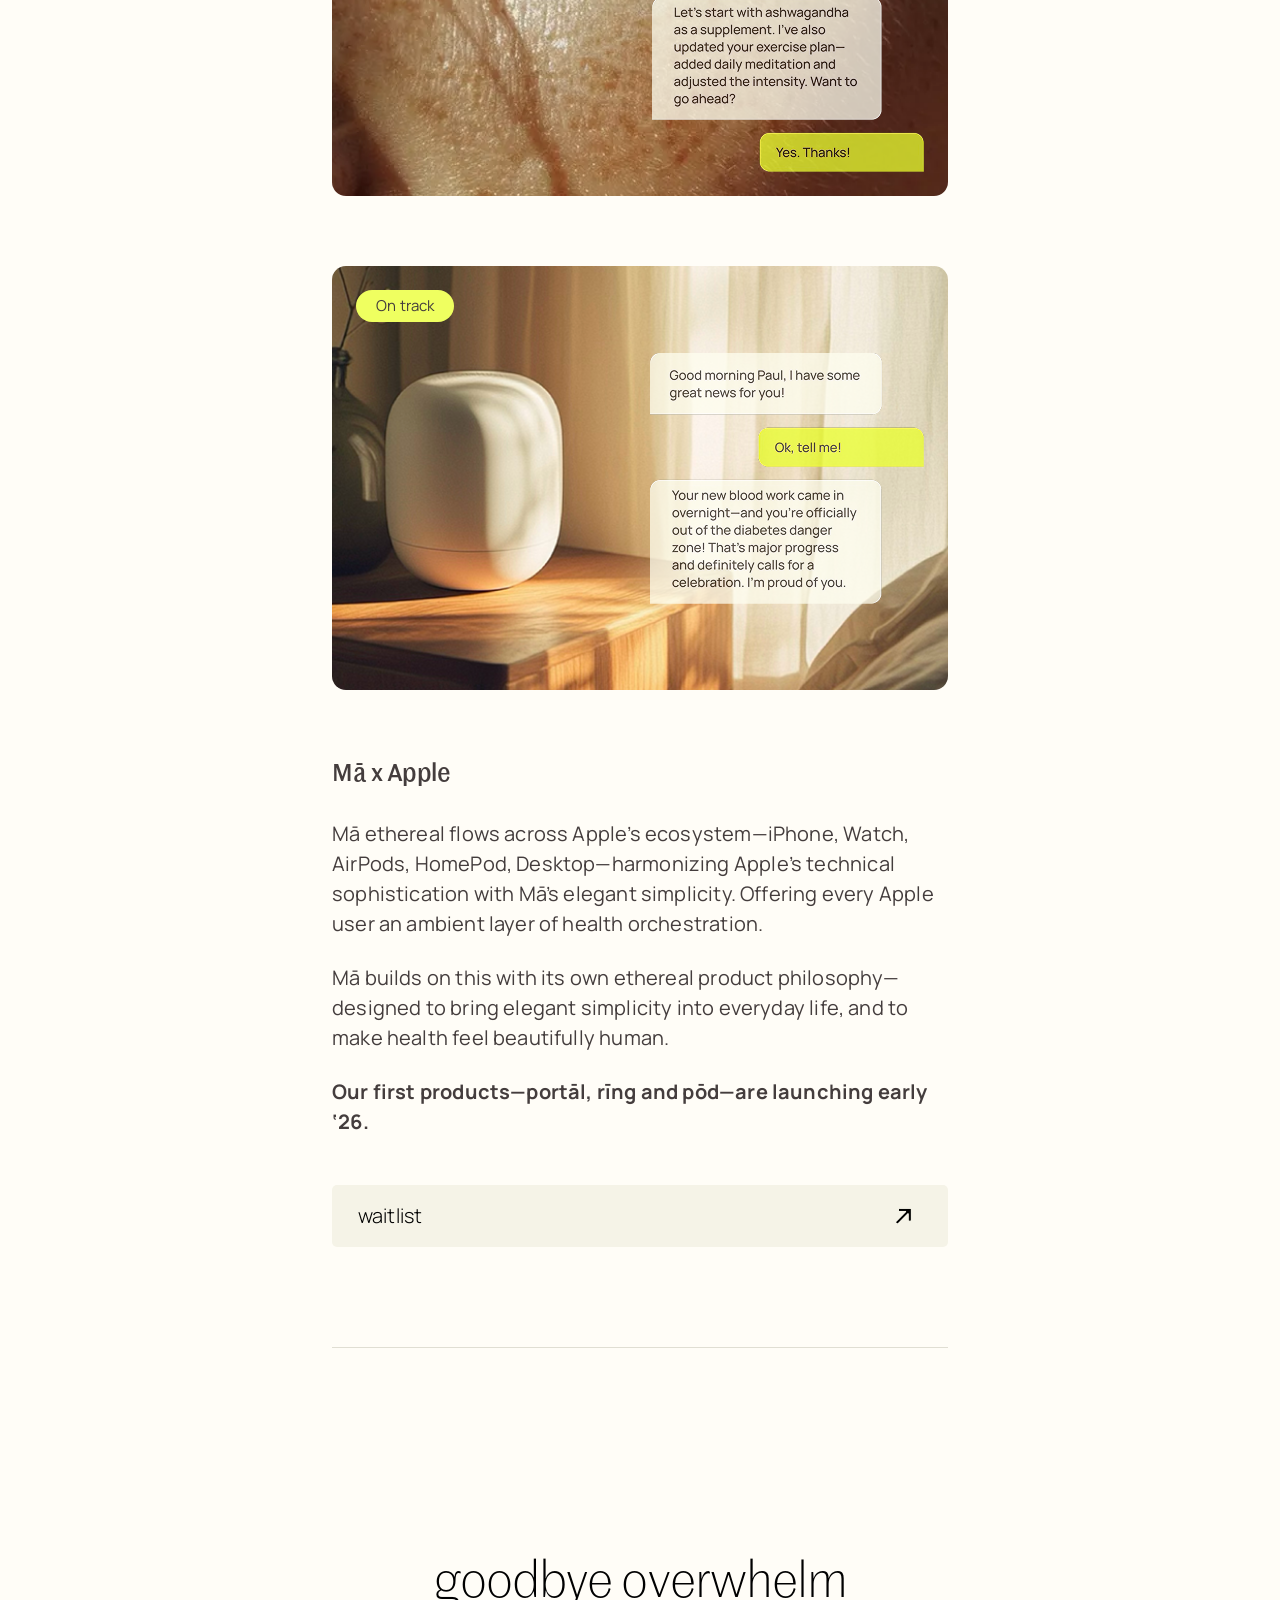
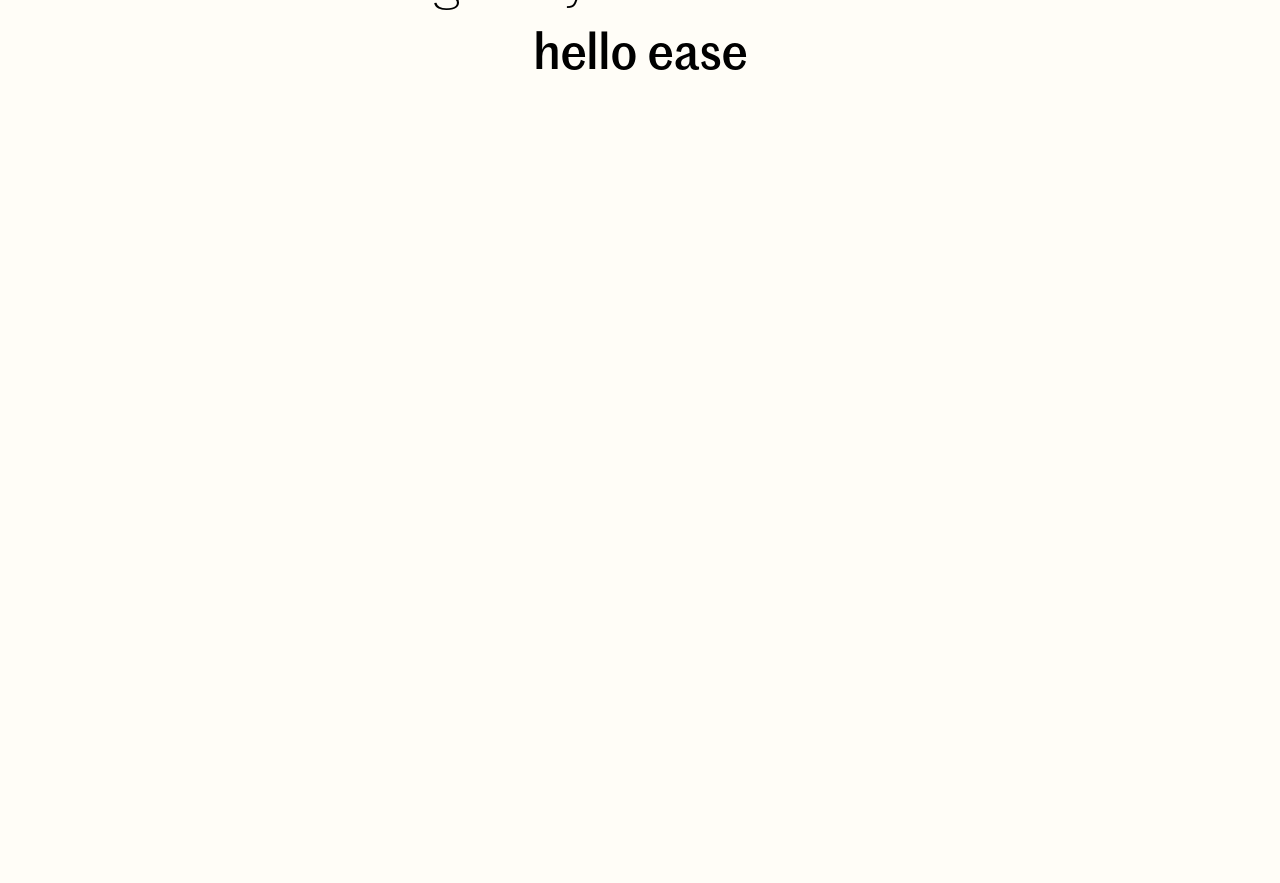
<file: ethereal.html>
<!DOCTYPE html>
<html lang="en">

<head>
    <meta charset="UTF-8">
    <meta name="viewport" content="width=device-width, initial-scale=1.0">
    <meta http-equiv="X-UA-Compatible" content="ie=edge">
    <title>Mā ethereal | The ethereal network of your health</title>
    <!-- Favicon -->
    <link rel="icon" sizes="32x32" href="favicon-32x32.png" />
    <link rel="icon" sizes="192x192" href="android-chrome-192x192.png" />
    <link rel="apple-touch-icon" href="apple-touch-icon.png" />

    <!-- Meta Tags -->
    <meta name="description"
        content="Mā is your personal health system—proactive, personalized, and ambient. It manages your health and the ecosystem around it in real time, across devices and modalities. Built for the AI-native era, Mā redefines what healthcare feels like.">
    <meta name="keywords"
        content="proactive healthcare, ambient AI, preventive health, health OS, AI health system, personalized health, ambient healthcare, healthcare AI, longevity, future of healthcare">
    <meta property="og:type" content="website" />
    <meta property="og:title" content="Mā ethereal | The ethereal network of your health" />
    <meta property="og:description"
        content="Mā is your personal health system—proactive, personalized, and ambient. It manages your health and the ecosystem around it in real time, across devices and modalities. Built for the AI-native era, Mā redefines what healthcare feels like." />
    <meta property="og:url" content="https://usema.ai/" />
    <meta property="og:site_name" content="usemā" />

    <!-- Image for Social Media Preview -->
    <meta property="og:image" content="https://usema.ai/assets/images/ma-logo-prev.png" />
    <meta property="og:image:width" content="932" />
    <meta property="og:image:height" content="1024" />
    <meta property="og:image:type" content="image/png" />

    <!-- Twitter Card -->
    <meta name="twitter:card" content="summary_large_image" />

    <!-- Google fonts Manrope-->
    <link rel="preconnect" href="https://fonts.googleapis.com">
    <link rel="preconnect" href="https://fonts.gstatic.com" crossorigin>
    <link href="https://fonts.googleapis.com/css2?family=Manrope:wght@200..800&display=swap" rel="stylesheet">

    <link rel="preload" href="assets/fonts/MarrSans-Medium.otf" as="font" type="font/otf" crossorigin="anonymous">
    <link rel="preload" href="assets/fonts/MarrSans-Light.otf" as="font" type="font/otf" crossorigin="anonymous">

    <!-- Bootstrap 5 css -->
    <link rel="stylesheet" href="assets/css/bootstrap.min.css">
    <link rel="stylesheet" href="assets/css/style.css">
</head>

<body>

    <main>
        <div class="mainContent">
            <!-- Header Start -->
            <header class="header">
                <a href="index.html" class="navbar-brand" aria-label="logo"><img src="assets/images/Mā_Logo.svg" alt="logo"></a>

                <div class="header-content menu" id="menu">
                    <a href="index.html" class="nav-btn" aria-label="Home">mā home</a>
                    <a href="ethereal.html" class="active nav-btn" aria-label="Ethereal">mā ethereal</a>
                    <a href="people.html" class="nav-btn" aria-label="People">mā people</a>
                    <a href="ai-lab.html" class="nav-btn" aria-label="AI lab">mā AI lab</a>
                </div>

                <button class="menu-button" onclick="toggleMenu()">
                    <svg xmlns="http://www.w3.org/2000/svg" width="23" height="17" viewBox="0 0 23 17" fill="none">
                        <rect width="23" height="3" fill="#2E2222" />
                        <rect y="7" width="23" height="3" fill="#2E2222" />
                        <rect y="14" width="23" height="3" fill="#2E2222" />
                    </svg>
                </button>
            </header>
            <!-- Header End -->

            <!-- Main Content Start -->
            <div class="container">
                <section class="content content-top">
                    <h1>Mā ethereal</h1>
                    <p>Mā ethereal is healthcare as an ambient presence—flowing quietly through your life. Always in
                        tune with your biology and lifestyle. Adapting in real time. Growing smarter the longer it knows
                        you. </p>
                    <p>It senses, thinks, and guides as an intelligent, interactive system—designed to optimize your
                        health in the moment, where real change happens. Not dwelling on the past. Not chasing an
                        imagined future. But working with who you are, right now.</p>
                    <p>No noise. No overwhelm. Mā Ethereal is an autonomous, personalized system that seamlessly
                        orchestrates your health, and the entire ecosystem that supports it. </p>
                </section>

                <section class="content content-100">
                    <div>
                        <h2>On Track / Off Track</h2>
                        <p>Mā ethereal is the simplest possible interface to your health. It reduces complexity to a
                            single, meaningful signal: On Track. Or Off Track.
                        </p>
                        <p>When you’re On Track, you’re in flow—your biology and behavior aligned, your plan working as
                            intended. When you drift Off Track, Mā steps in. It guides, adjusts, and reorients—gently
                            helping you back toward balance. Like full self-driving for health, Mā turns the complexity
                            of human wellbeing into something simple and actionable. </p>
                    </div>

                    <!-- Gallery img -->
                    <div class="gallery-img" style="background-image: url('./assets/images/off-track-bg.webp');">
                        <span>Off track</span>
                        <div class="gallery-img-part">
                            <img class="img-fluid" src="assets/images/off-track-1.png"
                                alt="Mā ethereal is the simplest possible interface to your health">
                        </div>
                    </div>

                    <div class="gallery-img" style="background-image: url('./assets/images/on-track.png');">
                        <span class="onTrack">On track</span>
                        <div class="gallery-img-part">
                            <img class="img-fluid" src="assets/images/on-track-1.png"
                                alt="Mā ethereal is the simplest possible interface to your health">
                        </div>
                    </div>

                    <div>
                        <h2>Mā x Apple</h2>
                        <p>Mā ethereal flows across Apple’s ecosystem—iPhone, Watch, AirPods, HomePod,
                            Desktop—harmonizing Apple’s technical sophistication with Mā’s elegant simplicity. Offering
                            every Apple user an ambient layer of health orchestration.
                        </p>
                        <p>Mā builds on this with its own ethereal product philosophy—designed to bring elegant
                            simplicity into everyday life, and to make health feel beautifully human. </p>
                        <p><b>Our first products—portāl, rīng and pōd—are launching early ‘26.</b> </p>
                    </div>

                    <div class="btns-content mt-5">
                        <a href="https://form.typeform.com/to/X5q6oCtU?typeform-source=j0wjl98nk61.typeform.com"
                            aria-label="waitlist">
                            <div class="linked-btn">
                                <span>waitlist</span>
                                <img src="assets/images/arrow.png" alt="waitlist">
                            </div>
                        </a>
                    </div>
                </section>

                <!-- Quote -->
                <section class="quote-content">
                    <h4>
                        goodbye overwhelm
                        <br><span>hello ease</span>
                    </h4>
                </section>

            </div>
            <!-- Main Content End -->
        </div>

        <!-- Footer Start -->
        <footer>
            <div class="footer-relative">
                <div class="container-fluid">
                    <div class="footer-head">
                        <a href="index.html" aria-label="ethereal"><img src="assets/images/logo-white.png"
                                alt="own your life"></a>
                        <h5>own your life</h5>
                    </div>
                    <div class="footer-content">
                        <div class="footer-link">
                            <a href="index.html" aria-label="home">mā home </a>
                            <a href="ethereal.html" aria-label="ethereal">mā ethereal </a>
                            <a href="people.html" aria-label="people">mā people </a>
                            <a href="ai-lab.html" aria-label="AI lab">mā AI lab </a>
                        </div>
                        <div class="footer-social">
                            <a href="https://x.com/usemaai"><img width="32" height="32" src="assets/images/twitter.png"
                                    alt="twitter"></a>
                            <a href="https://www.linkedin.com/company/ma-ai-inc"><img width="39" height="39"
                                    src="assets/images/linkedin.png" alt="linkedin"></a>
                            <a href="https://www.instagram.com/usema.ai"><img width="35" height="35"
                                    src="assets/images/instagram.png" alt="instagram"></a>
                        </div>
                    </div>
                    <div class="footer-bottom">
                        <div class="fcopy"><span> © 2025 Mā AI, Inc. </span></div>
                        <div class="footer-info-main">
                            <div class="footer-social-mobile">
                                <a href="https://x.com/usemaai" target="_blank"><img width="32" height="32"
                                        src="assets/images/twitter.png" alt="twitter"></a>
                                <a href="https://www.linkedin.com/company/ma-ai-inc" target="_blank"><img width="39" height="39"
                                        src="assets/images/linkedin.png" alt="linkedin"></a>
                                <a href="https://www.instagram.com/usema.ai" target="_blank"><img width="35" height="35"
                                        src="assets/images/instagram.png" alt="instagram"></a>
                            </div>
                            <div class="footer-info">
                                <span>Ma AI, Inc</span>
                                <span>548 Market Street</span>
                                <span>San Francisco</span>
                            </div>
                            <div class="footer-bottom_link">
                                <a href="#" aria-label="privacy policy">privacy policy</a>
                                <a href="#" aria-label="terms & conditions">terms & conditions</a>
                            </div>
                        </div>
                    </div>
                </div>
            </div>

            <!-- Footer video here -->
            <video class="footer-vid" src="assets/vid/footer-vid.mp4" type="video/mp4" autoplay muted loop playsinline>Your
                browser does not
                support the video tag.</video>
        </footer>
        <!-- Footer End -->
    </main>


    <!-- Bootstrap 5 script -->
    <script src="assets/js/bootstrap.bundle.min.js"></script>

    <script src="assets/js/script.js"></script>
</body>

</html>
</file>
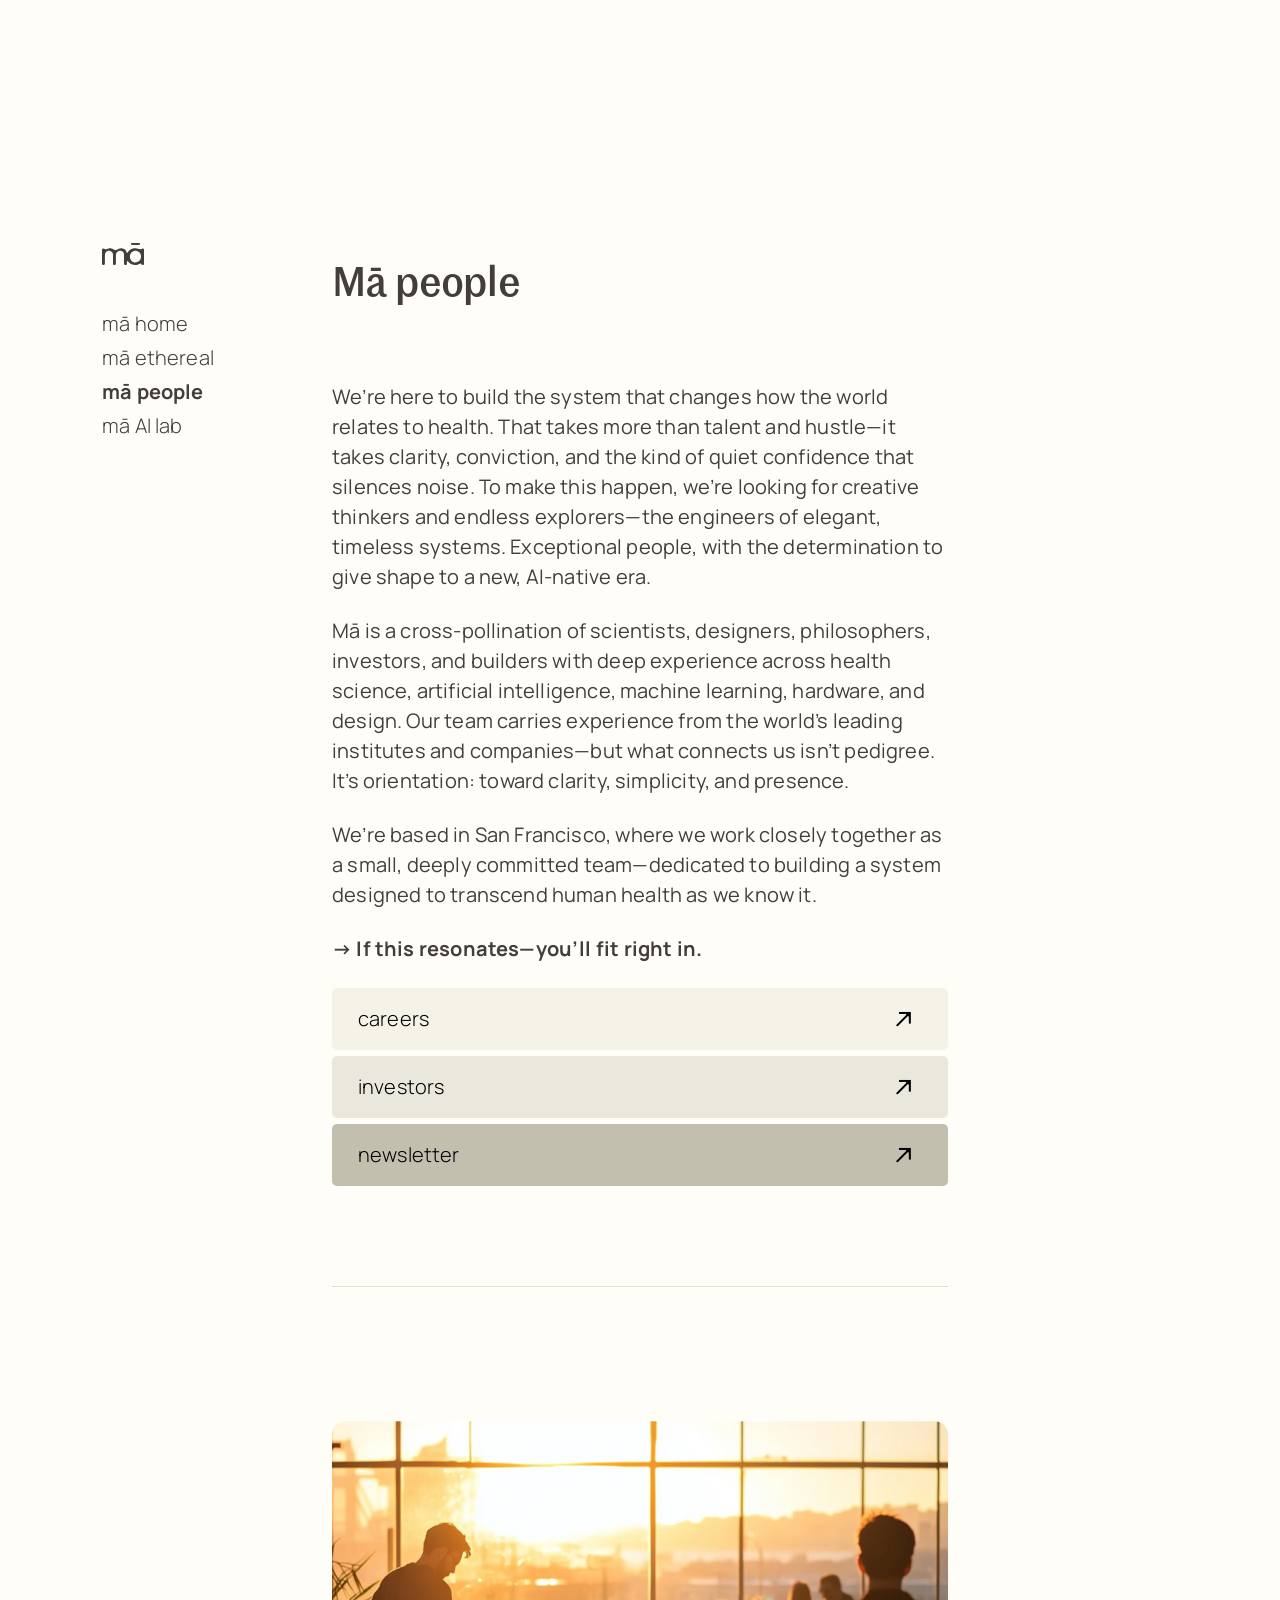
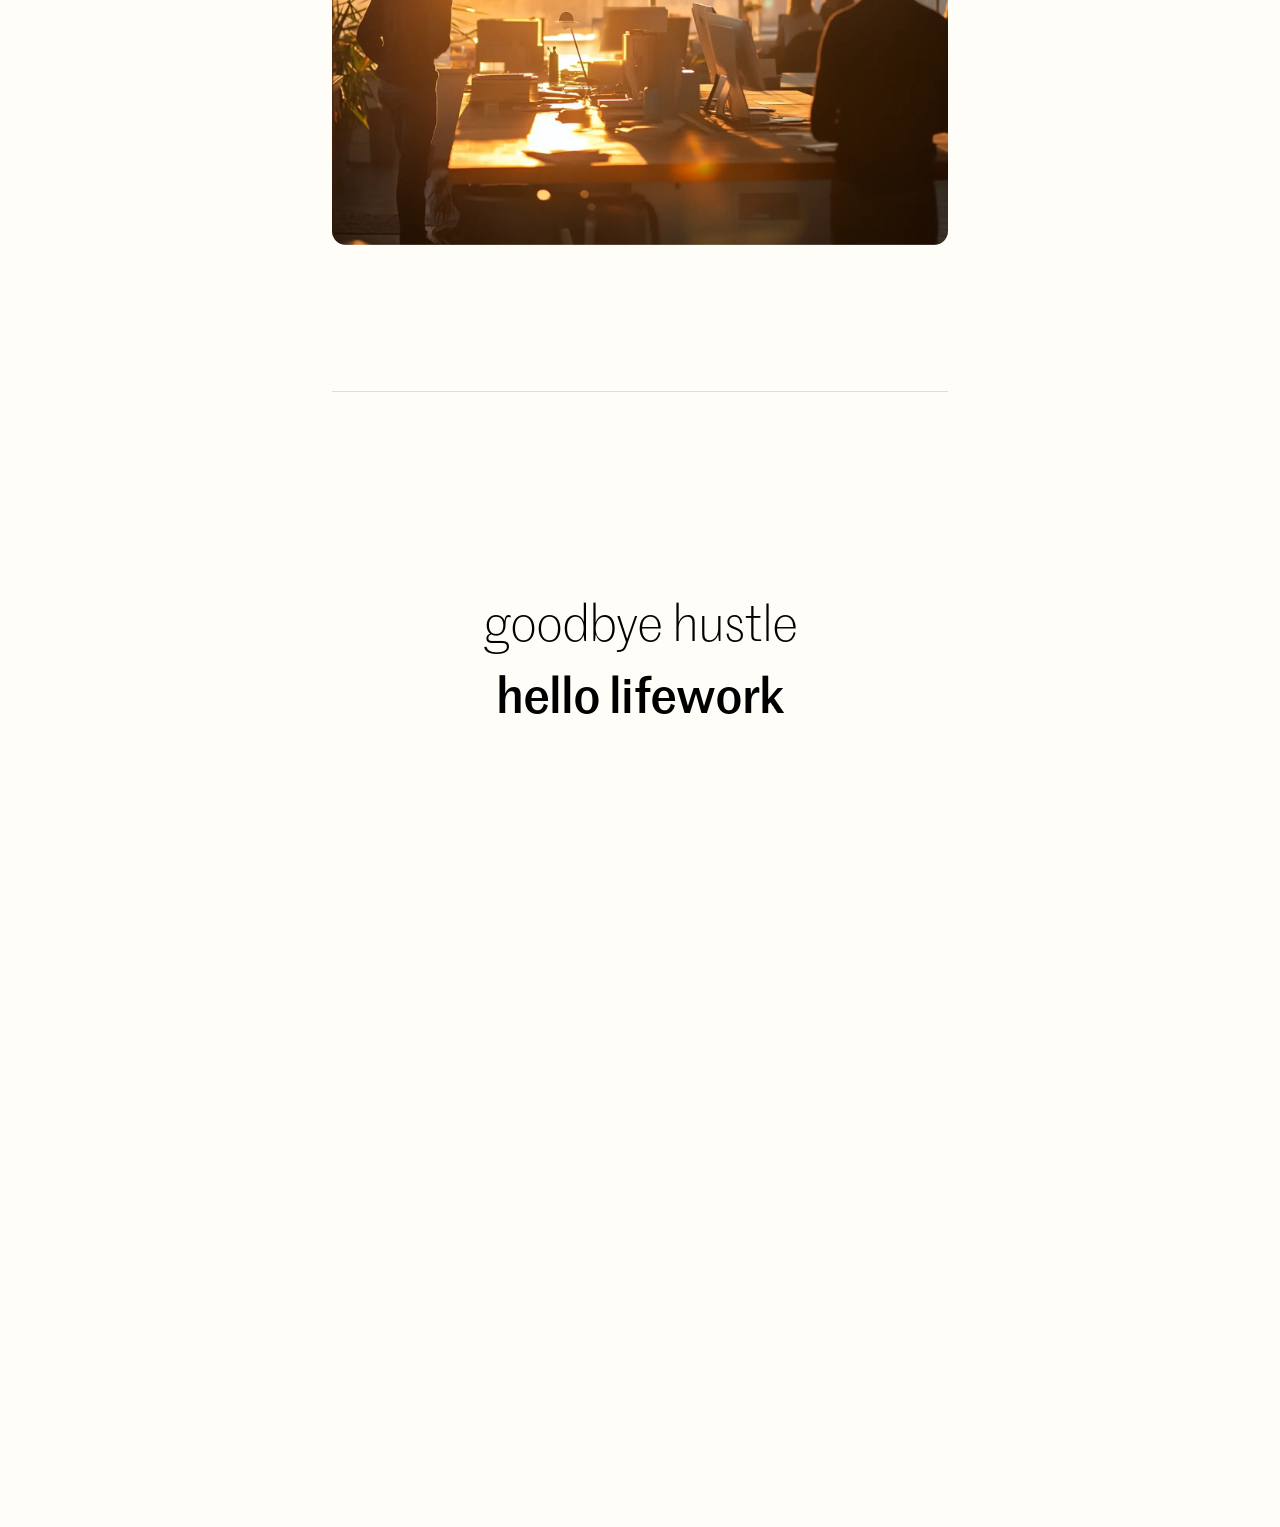
<file: people.html>
<!DOCTYPE html>
<html lang="en">

<head>
    <meta charset="UTF-8">
    <meta name="viewport" content="width=device-width, initial-scale=1.0">
    <meta http-equiv="X-UA-Compatible" content="ie=edge">
    <title>Mā People | The ethereal network of your health</title>
    <!-- Favicon -->
    <link rel="icon" sizes="32x32" href="favicon-32x32.png" />
    <link rel="icon" sizes="192x192" href="android-chrome-192x192.png" />
    <link rel="apple-touch-icon" href="apple-touch-icon.png" />

    <!-- Meta Tags -->
    <meta name="description"
        content="Mā is your personal health system—proactive, personalized, and ambient. It manages your health and the ecosystem around it in real time, across devices and modalities. Built for the AI-native era, Mā redefines what healthcare feels like.">
    <meta name="keywords"
        content="proactive healthcare, ambient AI, preventive health, health OS, AI health system, personalized health, ambient healthcare, healthcare AI, longevity, future of healthcare">
    <meta property="og:type" content="website" />
    <meta property="og:title" content="Mā People | The ethereal network of your health" />
    <meta property="og:description"
        content="Mā is your personal health system—proactive, personalized, and ambient. It manages your health and the ecosystem around it in real time, across devices and modalities. Built for the AI-native era, Mā redefines what healthcare feels like." />
    <meta property="og:url" content="https://usema.ai/" />
    <meta property="og:site_name" content="usemā" />

    <!-- Image for Social Media Preview -->
    <meta property="og:image" content="https://usema.ai/assets/images/ma-logo-prev.png" />
    <meta property="og:image:width" content="932" />
    <meta property="og:image:height" content="1024" />
    <meta property="og:image:type" content="image/png" />

    <!-- Twitter Card -->
    <meta name="twitter:card" content="summary_large_image" />

    <!-- Google fonts Manrope-->
    <link rel="preconnect" href="https://fonts.googleapis.com">
    <link rel="preconnect" href="https://fonts.gstatic.com" crossorigin>
    <link href="https://fonts.googleapis.com/css2?family=Manrope:wght@200..800&display=swap" rel="stylesheet">

    <link rel="preload" href="assets/fonts/MarrSans-Medium.otf" as="font" type="font/otf" crossorigin="anonymous">
    <link rel="preload" href="assets/fonts/MarrSans-Light.otf" as="font" type="font/otf" crossorigin="anonymous">

    <!-- Bootstrap 5 css -->
    <link rel="stylesheet" href="assets/css/bootstrap.min.css">
    <link rel="stylesheet" href="assets/css/style.css">
</head>

<body>

    <main>
        <div class="mainContent">
            <!-- Header Start -->
            <header class="header">
                <a href="index.html" class="navbar-brand" aria-label="logo"><img src="assets/images/Mā_Logo.svg" alt="logo"></a>

                <div class="header-content menu" id="menu">
                    <a href="index.html" class="nav-btn" aria-label="Home">mā home</a>
                    <a href="ethereal.html" class="nav-btn" aria-label="Ethereal">mā ethereal</a>
                    <a href="people.html" class="active nav-btn" aria-label="People">mā people</a>
                    <a href="ai-lab.html" class="nav-btn" aria-label="AI lab">mā AI lab</a>
                </div>

                <button class="menu-button" onclick="toggleMenu()">
                    <svg xmlns="http://www.w3.org/2000/svg" width="23" height="17" viewBox="0 0 23 17" fill="none">
                        <rect width="23" height="3" fill="#2E2222" />
                        <rect y="7" width="23" height="3" fill="#2E2222" />
                        <rect y="14" width="23" height="3" fill="#2E2222" />
                    </svg>
                </button>
            </header>
            <!-- Header End -->

            <!-- Main Content Start -->
            <div class="container">
                <section class="content content-top">
                    <h1>Mā people</h1>
                    <p>We’re here to build the system that changes how the world relates to health. That takes more than
                        talent and hustle—it takes clarity, conviction, and the kind of quiet confidence that silences
                        noise. To make this happen, we’re looking for creative thinkers and endless explorers—the
                        engineers of elegant, timeless systems. Exceptional people, with the determination to give shape
                        to a new, AI-native era.</p>
                    <p>Mā is a cross-pollination of scientists, designers, philosophers, investors, and builders with
                        deep experience across health science, artificial intelligence, machine learning, hardware, and
                        design. Our team carries experience from the world’s leading institutes and companies—but what
                        connects us isn’t pedigree. It’s orientation: toward clarity, simplicity, and presence.</p>
                    <p>We’re based in San Francisco, where we work closely together as a small, deeply committed
                        team—dedicated to building a system designed to transcend human health as we know it. </p>
                    <a href="https://formless.ai/c/YXpfDNFBT1cN" aria-label="resonates you">
                        → If this resonates—you’ll fit right in.</a>
                    <div class="btns-content mt-4">
                        <a href="https://formless.ai/c/YXpfDNFBT1cN" aria-label="careers">
                            <div class="linked-btn">
                                <span>careers</span>
                                <img src="assets/images/arrow.png" alt="careers">
                            </div>
                        </a>
                        <a href="mailto:ruben@usema.ai" aria-label="investors">
                            <div class="linked-btn">
                                <span>investors</span>
                                <img src="assets/images/arrow.png" alt="investors">
                            </div>
                        </a>
                        <a href="https://form.typeform.com/to/X5q6oCtU?typeform-source=j0wjl98nk61.typeform.com"
                            aria-label="newsletter">
                            <div class="linked-btn">
                                <span>newsletter</span>
                                <img src="assets/images/arrow.png" alt="newsletter">
                            </div>
                        </a>
                    </div>
                </section>

                <!-- Gallery img -->
                <section class="content content-100">
                    <div class="gallery-img" style="background-image: url('./assets/images/img-people.webp');">
                    </div>
                </section>

                <!-- Quote -->
                <section class="quote-content">
                    <h4>
                        goodbye hustle
                        <br><span>hello lifework</span>
                    </h4>
                </section>
            </div>
            <!-- Main Content End -->
        </div>


        <!-- Footer Start -->
        <footer>
            <div class="footer-relative">
                <div class="container-fluid">
                    <div class="footer-head">
                        <a href="index.html" aria-label="people"><img src="assets/images/logo-white.png"
                                alt="own your life"></a>
                        <h5>own your life</h5>
                    </div>
                    <div class="footer-content">
                        <div class="footer-link">
                            <a href="index.html" aria-label="home">mā home </a>
                            <a href="ethereal.html" aria-label="ethereal">mā ethereal </a>
                            <a href="people.html" aria-label="people">mā people </a>
                            <a href="ai-lab.html" aria-label="AI lab">mā AI lab </a>
                        </div>
                        <div class="footer-social">
                            <a href="https://x.com/usemaai"><img width="32" height="32" src="assets/images/twitter.png"
                                    alt="twitter"></a>
                            <a href="https://www.linkedin.com/company/ma-ai-inc"><img width="39" height="39"
                                    src="assets/images/linkedin.png" alt="linkedin"></a>
                            <a href="https://www.instagram.com/usema.ai"><img width="35" height="35"
                                    src="assets/images/instagram.png" alt="instagram"></a>
                        </div>
                    </div>
                    <div class="footer-bottom">
                        <div class="fcopy"><span> © 2025 Mā AI, Inc. </span></div>
                        <div class="footer-info-main">
                            <div class="footer-social-mobile">
                                <a href="https://x.com/usemaai" target="_blank"><img width="32" height="32"
                                        src="assets/images/twitter.png" alt="twitter"></a>
                                <a href="https://www.linkedin.com/company/ma-ai-inc" target="_blank"><img width="39" height="39"
                                        src="assets/images/linkedin.png" alt="linkedin"></a>
                                <a href="https://www.instagram.com/usema.ai" target="_blank"><img width="35" height="35"
                                        src="assets/images/instagram.png" alt="instagram"></a>
                            </div>
                            <div class="footer-info">
                                <span>Ma AI, Inc</span>
                                <span>548 Market Street</span>
                                <span>San Francisco</span>
                            </div>
                            <div class="footer-bottom_link">
                                <a href="#" aria-label="privacy policy">privacy policy</a>
                                <a href="#" aria-label="terms & conditions">terms & conditions</a>
                            </div>
                        </div>
                    </div>
                </div>
            </div>

            <!-- Footer video here -->
            <video class="footer-vid" src="assets/vid/footer-vid.mp4" type="video/mp4" autoplay muted loop playsinline>Your
                browser does not
                support the video tag.</video>
        </footer>
        <!-- Footer End -->
    </main>


    <!-- Bootstrap 5 script -->
    <script src="assets/js/bootstrap.bundle.min.js"></script>

    <script src="assets/js/script.js"></script>
</body>

</html>
</file>
<file: assets/css/style.css>
@font-face {
    font-family: "Marr Sans Cond Web Bold";
    src: url('../fonts/MarrSans-Medium.otf') format('truetype');
    font-weight: normal;
    font-style: normal;
}

@font-face {
    font-family: "MarrSans";
    src: url('../fonts/MarrSans-Light.otf') format('truetype');
    font-weight: normal;
    font-style: normal;
}

body {
    background-color: var(--primary-color);
}

* {
    padding: 0;
    margin: 0;
    box-sizing: border-box;
}

:root {
    --primary-color: #FFFDF7;
    --secondary-color: #F5F3E7;
    --brown-light: #EAE7DC;
    --brown-dark: #C2BFAF;

    --font-color-black: #443D3D;
    --border-color: rgba(194, 191, 175, 0.5);
    --color-black: #000;
    --color-yellow: #EFFF60;
    --color-white: #fff;
}

.container {
    max-width: 820px;
}

@media screen and (min-width:1440px) {
    .container {
        padding-left: 0;
        padding-right: 0;
    }

    .container-fluid {
        max-width: 1720px;
    }
}

@media screen and (max-width:1440px) {
    .container {
        max-width: 640px;
    }
}

@media screen and (max-width:992px) {
    .container {
        max-width: 768px;
        padding-left: 168px;
    }
}

.container-fluid {
    padding-left: 25px;
    padding-right: 25px;
}

@media screen and (max-width:768px) {
    .container {
        max-width: 768px;
        padding-left: 25px;
        padding-right: 25px;
    }

    
}

h1 {
    color: var(--font-color-black);
    font-family: "Marr Sans Cond Web Bold";
    font-size: 40px;
    font-style: normal;
    font-weight: 500;
    line-height: 110%;
    /* 44px */
    letter-spacing: -0.8px;
    margin-bottom: 75px;
}

h2 {
    color: var(--font-color-black);
    font-family: "Marr Sans Cond Web Bold";
    font-size: 24px;
    font-style: normal;
    font-weight: 500;
    line-height: 120%;
    letter-spacing: -0.48px;
    margin-top: 24px;
    margin-bottom: 30px;
}

h3 {
    color: var(--font-color-black);
    font-family: "Marr Sans Cond Web Bold";
    font-size: 40px;
    font-style: normal;
    font-weight: 500;
    line-height: 120%;
    /* 48px */
    letter-spacing: -0.8px;
    margin-bottom: 75px;
}

h4 {
    color: #000;
    font-family: "MarrSans";
    font-size: 48px;
    font-style: normal;
    font-weight: 300;
    line-height: 150%;
    letter-spacing: -0.96px;
    text-align: center;
}

h4 span {
    font-weight: 300;
    font-family: "Marr Sans Cond Web Bold";
}

h5 {
    color: #FFF;
    font-family: "MarrSans";
    font-size: 32px;
    font-style: normal;
    font-weight: 400;
    line-height: 120%;
    letter-spacing: -0.64px;
}

p,
.lab-listSubhead,
.lab-list ul li,
.lab-list ol li {
    color: var(--font-color-black);
    font-family: Manrope;
    font-size: 1.25rem;
    font-style: normal;
    font-weight: 400;
    line-height: 150%;
    /* 27px */
    letter-spacing: 0.18px;
    margin-bottom: 24px;
}

p a {
    color: #443D3D;
    font-family: Manrope;
    font-size: 1.25rem;
    font-style: normal;
    font-weight: 400;
    line-height: 150%;
    letter-spacing: 0.18px;
    text-decoration-line: underline;
    text-decoration-style: solid;
    text-decoration-skip-ink: auto;
    text-decoration-thickness: auto;
    text-underline-offset: auto;
    text-underline-position: from-font;
}

a {
    text-decoration: none;
    color: var(--font-color-black);
    font-family: Manrope;
    font-size: 1.25rem;
    font-style: normal;
    font-weight: 700;
    line-height: 150%;
    letter-spacing: 0.18px;
}

@media screen and (max-width:768px) {
    h1 {
        margin-bottom: 50px;
    }

    h1,
    h3 {
        font-size: 36px;
    }

    h2 {
        font-size: 16px;
    }

    h4 {
        font-size: 24px;
    }

    h5 {
        font-size: 24px;
    }

    p,
    .lab-listSubhead,
    .lab-list ul li,
    .lab-list ol li,
    p a,
    a {
        font-size: 1rem;
    }

}







/* Header Start */
header {
    display: inline-block;
    position: sticky;
    top: 280px;
    left: 12vw;
    z-index: 555;
    padding-bottom: 40px;
    transition: transform 0.3s ease-in-out;
}

.menu-button {
    display: inline-flex;
    padding: 10px 15px;
    justify-content: center;
    align-items: center;
    gap: 10px;
    border-radius: 10px;
    z-index: 1100;
    background-color: transparent;
    border: 1px solid transparent;
}

.navbar-brand {
    z-index: 1200;
}

@media (min-width: 768px) {
    .menu-button {
        display: none;
    }
}

@media screen and (max-width:1600px) {
    header {
        left: 8vw;
    }
}

@media screen and (max-width:1440px) {
    header {
        top: 240px;
    }
}

@media screen and (max-width:1200px) {
    header {
        left: 28px;
    }
}

@media screen and (max-width:768px) {
    header {
        position: fixed;
        top: 0;
        left: 0;
        z-index: 1000;
        display: flex;
        justify-content: space-between;
        align-items: center;
        width: 100%;
        padding: 40px 24px;
    }

    .menu-button {
        display: block;
    }

    .menu.active {
        transform: translateY(0);
    }

    .menu {
        position: fixed;
        top: 0;
        left: 0;
        width: 100%;
        height: 100vh;
        z-index: 888;
        background: var(--secondary-color);
        display: flex;
        flex-direction: column;
        align-items: start;
        justify-content: start;
        transform: translateY(-100%);
        transition: transform 0.5s ease-in-out;
        padding-top: 125px;
        padding-left: 20px;
        padding-right: 20px;
    }

    .menu .nav-btn:first-child {
        border-top: 1px solid #C3BEAD;
    }

    .nav-btn {
        width: 100%;
        padding-top: 20px;
        padding-bottom: 20px;
        font-size: 30px;
        font-style: normal;
        font-weight: 300;
        line-height: 130%;
        background-color: transparent;
        border-left: 0;
        border-right: 0;
        border-top: 0;
        border-bottom: 1px solid #C3BEAD;
        border-radius: 0;
        justify-content: start;
    }
}


.header-content {
    display: flex;
    flex-direction: column;
    justify-content: start;
    margin-top: 44px;
}

.header-content a {
    color: var(--font-color-black);
    font-family: Manrope;
    font-size: 20px;
    font-style: normal;
    font-weight: 300;
    line-height: 150%;
    letter-spacing: 0.18px;
    display: inline-block;
    transition: 0.2s ease-in-out;
    margin-bottom: 4px;

    &:hover {
        font-weight: 500;
    }
}

.header-content a.active {
    font-weight: 700;
}

@media screen and (max-width:768px) {

    .header-content {
        margin-top: 0;
    }

    .header-content a {
        font-size: 30px;
        font-style: normal;
        font-weight: 300;
        line-height: 130%;
    }
}

/* Header End */

/* Content CSS */
.content {
    padding-top: 34px;
    padding-bottom: 76px;
    border-bottom: 1px solid var(--border-color);
}

@media screen and (max-width:1440px) {
    .content {
        padding-top: 18px;
    }
}

.content-100 {
    padding-top: 100px;
}

.content-subhead {
    color: var(--color-black);
    font-family: "MarrSans";
    font-size: 24px;
    font-style: normal;
    font-weight: 300;
    line-height: 120%;
    letter-spacing: -0.48px;
}

.content-img {
    padding-top: 120px;
    padding-bottom: 24px;
}

.img-1 {
    max-width: 238px;
}

@media screen and (max-width:768px) {
    .content {
        padding-bottom: 50px;
    }

    .content-subhead {
        font-size: 16px;
    }

    .content-img {
        padding-top: 60px;
    }

    .content-100 {
        padding-top: 57px;
    }

    .img-1 {
        max-width: 150px;
    }
}




/* Main */
main {
    position: relative;
    z-index: 0;
}

.mainContent {
    background-color: var(--primary-color);
}

/* Video */
.video-container {
    position: relative;
    width: 100%;
    padding-bottom: 56.25%;
    /* 16:9 aspect ratio */
    height: 0;
    overflow: hidden;
    margin-top: 16px;
    margin-bottom: 82px;
}

.video-container video {
    position: absolute;
    top: 0;
    left: 0;
    width: 100%;
    height: 100%;
    object-fit: cover;
}

.linked-btn {
    padding: 13px 26px;
    display: flex;
    align-items: center;
    justify-content: space-between;
    background-color: var(--secondary-color);
    border-radius: 5px;
    color: var(--color-black);
    font-family: Manrope;
    font-size: 1.25rem;
    font-style: normal;
    font-weight: 300;
    line-height: 150%;
    letter-spacing: 0.16px;
}

@media screen and (max-width:768px) {
    .mainContent {
        padding-top: 180px;
    }

    .linked-btn {
        padding: 8px 10px 12px 20px;
        font-size: 14px;
    }

    .linked-btn img {
        max-width: 25px;
    }
}

.btns-content {
    display: flex;
    flex-direction: column;
    gap: 6px;
    margin-bottom: 24px;
}

.btns-content a:nth-child(2) .linked-btn {
    background-color: var(--brown-light);
}

.btns-content a:nth-child(3) .linked-btn {
    background-color: var(--brown-dark);
}

.btns-content a .linked-btn,
.btns-content a .linked-btn img {
    transition: 0.2s ease-in-out;
}

.btns-content a:hover .linked-btn {
    background-color: var(--color-yellow);
}

.btns-content a:hover .linked-btn img {
    rotate: 45deg;
}

.quote-content {
    padding-top: 200px;
    padding-bottom: 200px;
}

@media screen and (max-width:1200px) {
    .quote-content {
        padding-top: 140px;
        padding-bottom: 140px;
    }
}

@media screen and (max-width:768px) {
    .quote-content {
        padding-top: 100px;
        padding-bottom: 100px;
    }
}

.noteText {
    color: var(--color-black);
    font-family: Manrope;
    font-size: 13px;
    font-style: normal;
    font-weight: 400;
    line-height: 150%;
    letter-spacing: 0.14px;
    text-align: center;
    margin-top: 30px;
}


/* Footer */
footer {
    background-repeat: no-repeat;
    background-position: center;
    background-size: cover;
    padding-bottom: 50px;
    background-color: #000;
    z-index: -1;
    position: sticky;
    bottom: 0;
    padding-top: 60px;
    border-top-right-radius: 12px;
    border-top-left-radius: 12px;
}

.footer-relative {
    position: relative;
}

.footer-vid {
    position: absolute;
    top: 0;
    left: 0;
    right: 0;
    bottom: 0;
    object-fit: cover;
    height: 100%;
    width: 100%;
    background-attachment: fixed;
    z-index: -1;
    border-top-right-radius: 12px;
    border-top-left-radius: 12px;
}

.footer-head {
    display: flex;
    align-items: center;
    justify-content: space-between;
}

.footer-link {
    display: flex;
    align-items: center;
    gap: 1.5rem;
}

.footer-link a {
    color: #FFF;
    text-align: right;
    font-family: Manrope;
    font-size: 18px;
    font-style: normal;
    font-weight: 500;
    line-height: 150%;
}

.footer-social {
    display: flex;
    align-items: center;
    gap: 2.5rem;
}

.footer-social a img {
    max-width: 24px;
    max-height: 24px;
}

.footer-social a:nth-child(2) img {
    max-width: 29px;
    max-height: 29px;
    margin-left: 2px;
    margin-top: 2px;
}

.footer-content {
    display: flex;
    align-items: center;
    justify-content: space-between;
    padding-top: 160px;
    padding-bottom: 30px;
    border-bottom: 1px solid rgba(255, 254, 247, 0.5);
}

.footer-bottom {
    display: flex;
    align-items: center;
    justify-content: space-between;
}

.footer-bottom_link {
    display: flex;
    flex-direction: column;
    align-items: end;
}

.footer-info-main {
    display: flex;
    flex-direction: column;
    gap: 24px;
}

.footer-info {
    display: flex;
    flex-direction: column;
    align-items: end;
}

.footer-info {
    color: #FFF;
    font-family: Manrope;
    font-size: 16px;
    font-style: normal;
    font-weight: 500;
    line-height: 150%;
    /* 24px */
}

.footer-bottom_link a {
    color: #FFF;
    font-family: Manrope;
    font-size: 16px;
    font-style: normal;
    font-weight: 500;
    line-height: 150%;
    /* 24px */
}

.footer-bottom {
    display: flex;
    align-items: end;
    justify-content: space-between;
    padding-top: 60px;
}

.fcopy {
    color: #FFF;
    font-family: Manrope;
    font-size: 16px;
    font-style: normal;
    font-weight: 500;
    line-height: 150%;
    /* 24px */
}



/* Gallery Img*/
.gallery-img {
    background-position: center;
    background-repeat: no-repeat;
    background-size: cover;

    display: flex;
    align-items: flex-start;
    justify-content: space-between;
    padding: 24px;
    border-radius: 14px;
    margin-top: 34px;
    margin-bottom: 70px;
    min-height: 424px;
}

.gallery-img span {
    background-color: #FF6917;
    color: #443D3D;
    font-family: Manrope;
    font-size: 15px;
    font-style: normal;
    font-weight: 400;
    line-height: 150%;
    /* 27px */
    letter-spacing: 0.18px;
    padding: 5px 20px;
    border-radius: 34px;
}

.gallery-img .onTrack {
    background-color: var(--color-yellow);
}

.gallery-img-part {
    align-self: center;
}

.galleryHead {
    color: var(--font-color-black);
    font-family: "Marr Sans Cond Web Bold";
    font-size: 36px;
    font-style: normal;
    font-weight: 500;
    line-height: 110%;
    /* 26.4px */
    letter-spacing: -0.48px;
    margin: 0;
}

.footer-social-mobile {
    display: flex;
    align-items: center;
    gap: 2.5rem;
}

.footer-social-mobile a img {
    max-width: 24px;
    max-height: 24px;
}

.footer-social-mobile a:nth-child(2) img {
    max-width: 29px;
    max-height: 29px;
    margin-left: 2px;
    margin-top: 2px;
}

@media screen and (min-width:769px) {
    .footer-social-mobile {
        display: none;
    }
}

@media screen and (max-width:768px) {
    .gallery-img {
        min-height: 393px;
    }

    .footer-social {
        display: none;
    }

    .gallery-img span {
        font-size: 13px;
        padding: 4px 18px;
        align-self: flex-end;
    }

    .gallery-img-part {
        align-self: flex-start;
    }

    .gallery-img-part img {
        max-width: 186px;
    }

    .galleryHead {
        font-size: 24px;
    }

    .research-img {
        min-height: 240px;
    }
}

.contentSub-head {
    color: #9D9D9D;
    font-family: Manrope;
    font-size: 18px;
    font-style: normal;
    font-weight: 500;
    line-height: 150%;
    letter-spacing: 0.18px;
}

@media screen and (max-width:768px) {
    footer {
        padding-top: 80px;
    }

    .footer-vid {
        object-position: right bottom;
    }

    .footer-head a img {
        max-width: 44.444px;
    }

    .footer-link {
        flex-direction: column;
        align-items: start;
    }

    .footer-link a {
        font-size: 16px;
    }

    .footer-bottom {
        flex-direction: column-reverse;
        gap: 24px;
        padding-top: 47px;
    }

    .footer-info,
    .footer-bottom_link a,
    .fcopy {
        font-size: 14px;
    }

    .footer-content {
        padding-top: 48px;
        padding-bottom: 48px;
    }
}



/* Lab */
.labHead {
    color: var(--font-color-black);
    font-family: "Marr Sans Cond Web Bold";
    font-size: 36px;
    font-style: normal;
    font-weight: 500;
    line-height: 120%;
    letter-spacing: -0.72px;
}

.labContent {
    padding-top: 38px;
}

.lab-list {
    margin-top: 60px;
}

.lab-list-head {
    color: #443D3D;
    font-family: Manrope;
    font-size: 1.35rem;
    font-style: normal;
    font-weight: 700;
    line-height: 150%;
    letter-spacing: 0.24px;
    margin-bottom: 24px;
}

.lab-list ul li {
    margin-bottom: 0;
}

.lab-list ol li {
    margin-bottom: 0;
}

.device-img {
    text-align: center;
    display: inline-block;
}

.device-img img {
    border-radius: 20px;
    border: 1.5px solid var(--color-black);

    object-fit: cover;
}

.device-vid {
    width: 160.126px;
    height: 347px;
}

.device-img video {
    border-radius: 20px;
    border: 1.5px solid var(--color-black);
    height: 100%;
    width: 100%;
    object-fit: cover;
}

.deviceVid {
    cursor: pointer;
}

.device-img span {
    color: var(--font-color-black);
    font-family: Manrope;
    font-size: 14px;
    font-style: normal;
    font-weight: 400;
    line-height: 150%;
    letter-spacing: 0.14px;
    display: inline-block;
    margin-top: 9px;
}

.device-img-part {
    margin-top: 50px;
    margin-bottom: 9px;
}

.deviceCaption {
    position: absolute;
    top: 50px;
    right: 0;
    transform: translate(20%, 0%);

    color: var(--color-black);
    font-family: Manrope;
    font-size: 1.25rem;
    font-style: normal;
    font-weight: 400;
    line-height: 150%;
    letter-spacing: 0.18px;
}

.deviceSound {
    display: flex;
    flex-direction: column;
    align-items: start;
    gap: 9px;

    position: absolute;
    bottom: 40px;
    right: 50px;
    transform: translate(0%, 0%);
}

.deviceSound p {
    margin: 0;
    color: var(--color-black);
    font-family: Manrope;
    font-size: 16px;
    font-style: normal;
    font-weight: 400;
    line-height: 150%;
    letter-spacing: 0.14px;
}

@media screen and (min-width:1440px) {
    .deviceCaption br {
        display: none;
    }
}

@media screen and (max-width:1440px) {
    .deviceCaption {
        top: 50px;
        right: 0px;
        transform: translate(40%, 0%);
        text-align: start;
    }

    .deviceSound {
        bottom: 40px;
        right: 0px;
        transform: translate(25%, 0%);
    }
}

@media screen and (max-width:992px) {
    .deviceCaption {
        top: 20%;
        right: 50%;
        transform: translate(50%, -50%);
        text-align: center;
        font-size: 0.85rem;
    }

    .deviceSound {
        display: flex;
        flex-direction: row;
        align-items: center;
        gap: 8px;


        bottom: none;
        top: 0%;
        right: 50%;
        transform: translate(50%, -56%);
    }

    .deviceSound img {
        max-width: 16px;
        max-height: 16px;
    }

    .deviceSound p {
        font-size: 13px;
    }
}


@media screen and (max-width:768px) {
    .contentSub-head {
        font-size: 14px;
    }

    .labHead {
        font-size: 24px;
    }
}

.contentArthur {
    color: #9D9D9D;
    font-family: "MarrSans";
    font-size: 12px;
    font-style: normal;
    font-weight: 500;
    line-height: 150%;
    /* 18px */
    letter-spacing: 0.12px;
}

@media (max-height: 507px) {
    .menu {
        overflow-y: scroll;
    }
}
</file>
